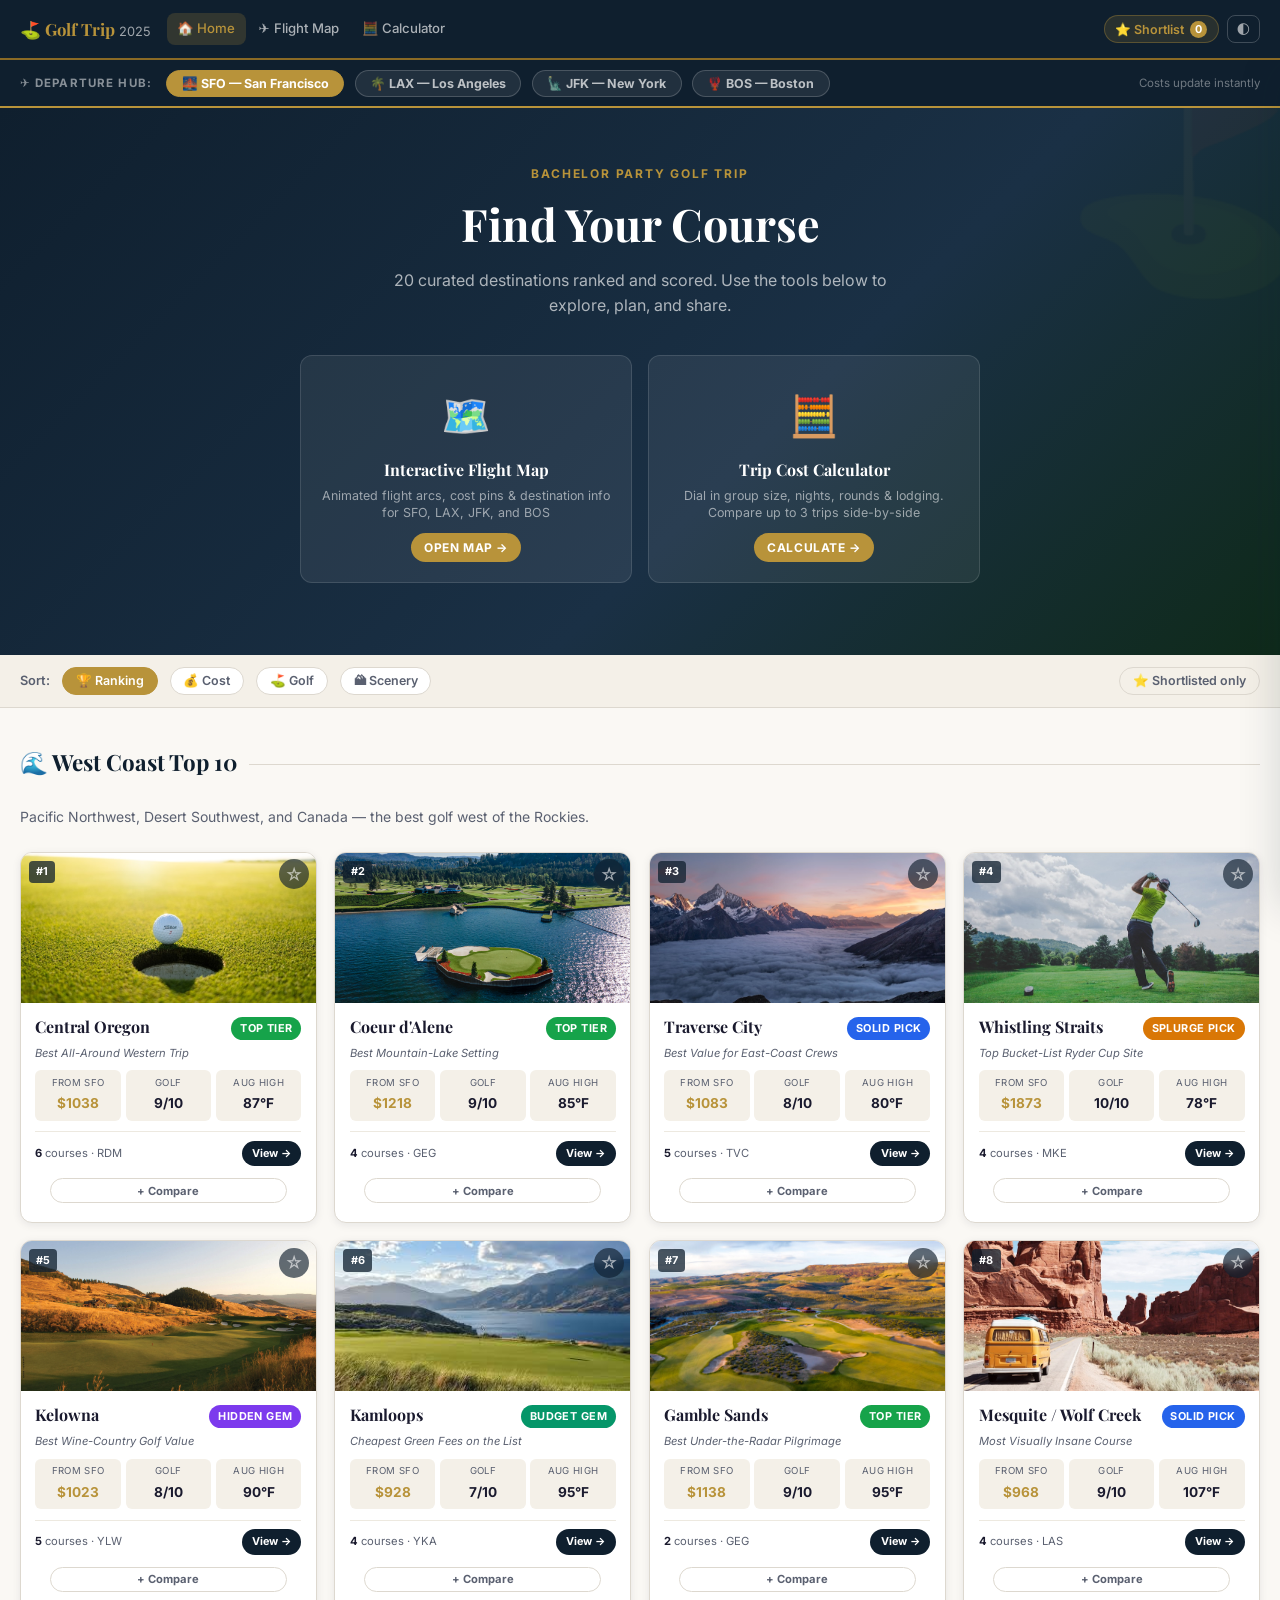
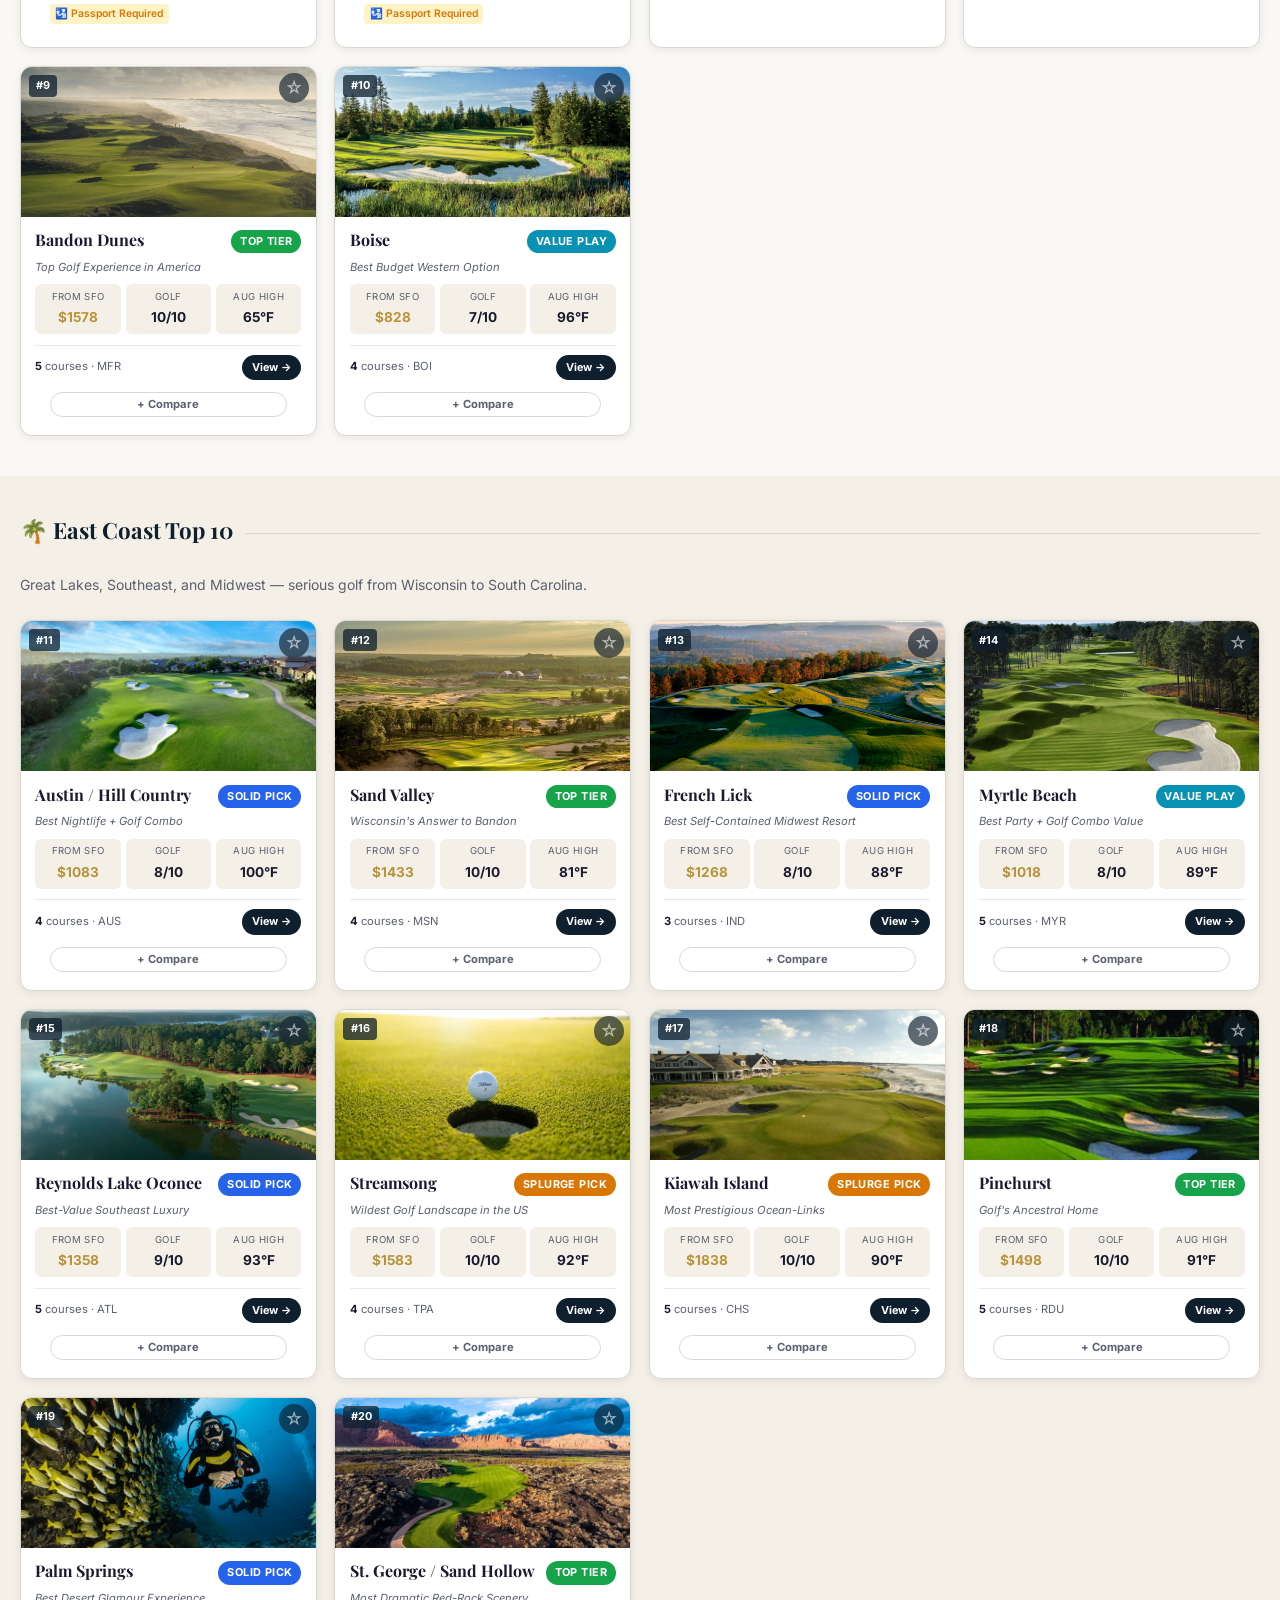
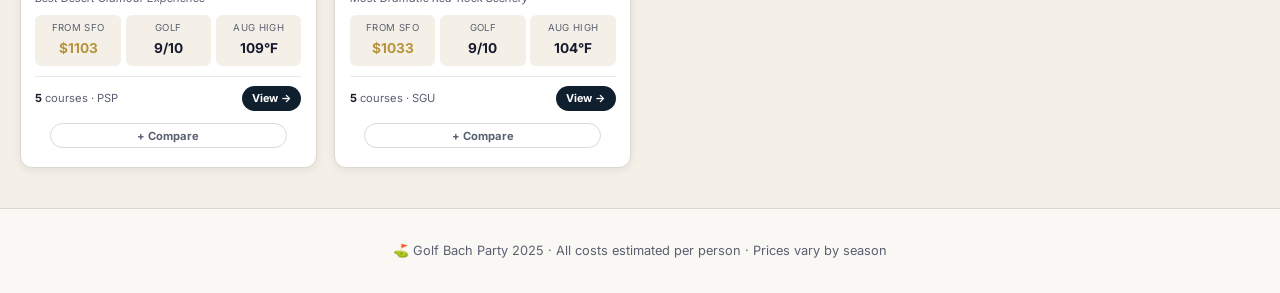
<file: index.html>
<!DOCTYPE html>
<html lang="en" data-theme="light">
<head>
<meta charset="UTF-8">
<meta name="viewport" content="width=device-width,initial-scale=1">
<title>Golf Bach Party — Destination HQ</title>
<link rel="stylesheet" href="style-shared.css">
<script src="data.js"></script>
<style>
/* ── Page-specific ───────────────────────────────────────────── */
.hero{
  background:linear-gradient(135deg,#0f1f2e 0%,#1a3045 60%,#0f2a1a 100%);
  padding:3.5rem 1.5rem 3rem;
  text-align:center;position:relative;overflow:hidden;
}
.hero::before{
  content:'⛳';font-size:12rem;opacity:.04;
  position:absolute;right:-1.5rem;top:-1rem;line-height:1;
}
.hero-eyebrow{
  font-size:.75rem;font-weight:700;letter-spacing:.15em;
  text-transform:uppercase;color:var(--gold);margin-bottom:.75rem;
}
.hero h1{color:#fff;margin-bottom:1rem;}
.hero-sub{color:rgba(255,255,255,.65);font-size:1rem;max-width:500px;margin:0 auto 2.25rem;}

/* Feature cards */
.feature-cards{
  display:grid;grid-template-columns:1fr 1fr;gap:1rem;
  max-width:680px;margin:0 auto 1.5rem;
}
@media(max-width:520px){.feature-cards{grid-template-columns:1fr;max-width:340px;}}
.feature-card{
  position:relative;border-radius:var(--radius);overflow:hidden;
  background:rgba(255,255,255,.07);
  border:1px solid rgba(255,255,255,.12);
  text-decoration:none;transition:all .25s ease;
  display:flex;flex-direction:column;align-items:center;
  padding:1.75rem 1.25rem 1.25rem;text-align:center;
  min-height:140px;
}
.feature-card:hover{
  transform:translateY(-3px);
  background:rgba(184,147,58,.15);
  border-color:rgba(184,147,58,.5);
}
.feature-icon{font-size:2.5rem;margin-bottom:.6rem;display:block;}
.feature-title{color:#fff;font-family:'Playfair Display',serif;font-size:1rem;font-weight:700;margin-bottom:.25rem;}
.feature-desc{color:rgba(255,255,255,.55);font-size:.78rem;line-height:1.4;margin-bottom:.7rem;}
.feature-cta{
  background:var(--gold);color:#fff;
  font-size:.75rem;font-weight:700;
  padding:.3rem .8rem;border-radius:20px;
  text-transform:uppercase;letter-spacing:.05em;
  transition:background .2s;
}
.feature-card:hover .feature-cta{background:var(--gold-light);}

/* Sort bar */
.controls-bar{
  background:var(--cream2);
  border-bottom:1px solid var(--border);
  padding:.75rem 1.25rem;
  display:flex;align-items:center;
  gap:.75rem;flex-wrap:wrap;
}
.sort-label{font-size:.8rem;font-weight:600;color:var(--text-muted);white-space:nowrap;}
.sort-btn{
  background:var(--white);border:1px solid var(--border);
  color:var(--text-muted);font-size:.78rem;font-weight:600;
  padding:.35rem .8rem;border-radius:20px;
  transition:all var(--transition);
}
.sort-btn:hover{border-color:var(--gold);color:var(--gold);}
.sort-btn.active{background:var(--gold);border-color:var(--gold);color:#fff;}

.shortlist-filter-btn{
  margin-left:auto;
  background:transparent;border:1px solid var(--border);
  color:var(--text-muted);font-size:.78rem;font-weight:600;
  padding:.35rem .8rem;border-radius:20px;
  transition:all var(--transition);display:flex;align-items:center;gap:.35rem;
}
.shortlist-filter-btn:hover{border-color:var(--gold);color:var(--gold);}
.shortlist-filter-btn.active{background:var(--navy);border-color:var(--navy);color:#fff;}

/* Compare bar */
.compare-bar{
  position:fixed;bottom:1rem;left:50%;transform:translateX(-50%);
  background:var(--navy);color:#fff;
  padding:.65rem 1.25rem;border-radius:40px;
  box-shadow:var(--shadow-lg);
  display:flex;align-items:center;gap:1rem;
  font-size:.85rem;z-index:500;
  opacity:0;pointer-events:none;
  transition:opacity .25s ease,transform .25s ease;
}
.compare-bar.visible{opacity:1;pointer-events:auto;}
.compare-bar strong{color:var(--gold);}
.compare-bar a{
  background:var(--gold);color:#fff;
  font-weight:700;font-size:.8rem;
  padding:.4rem .9rem;border-radius:20px;
  text-decoration:none;
}
.compare-bar a:hover{background:var(--gold-light);}

/* Section */
.section{padding:2.5rem 1.25rem;}
.section-title{
  font-size:1.4rem;color:var(--navy);margin-bottom:.35rem;
}
[data-theme="dark"] .section-title{color:var(--cream);}
.section-sub{font-size:.875rem;color:var(--text-muted);margin-bottom:1.5rem;}
.section-divider{
  display:flex;align-items:center;gap:.75rem;margin-bottom:1.5rem;
}
.section-divider::after{content:'';flex:1;height:1px;background:var(--border);}

/* Destination grid */
.dest-grid{
  display:grid;
  grid-template-columns:repeat(auto-fill,minmax(280px,1fr));
  gap:1.1rem;
}

/* Destination card */
.dest-card{
  background:var(--white);
  border:1px solid var(--border);
  border-radius:var(--radius);
  overflow:hidden;
  box-shadow:var(--shadow-sm);
  transition:transform .2s ease,box-shadow .2s ease;
  position:relative;
}
.dest-card:hover{transform:translateY(-3px);box-shadow:var(--shadow-md);}
.dest-card.shortlisted{border-color:var(--gold);box-shadow:0 0 0 2px rgba(184,147,58,.3);}
.dest-card.hidden{display:none;}

.card-img-wrap{position:relative;}
.card-img{width:100%;height:150px;object-fit:cover;display:block;}
.card-rank{
  position:absolute;top:.5rem;left:.5rem;
  background:rgba(15,31,46,.75);color:#fff;
  font-size:.68rem;font-weight:700;
  padding:.15rem .45rem;border-radius:4px;
  font-family:Inter,sans-serif;
}
.card-shortlist-btn{
  position:absolute;top:.4rem;right:.4rem;
  background:rgba(15,31,46,.65);
  border:none;
  color:rgba(255,255,255,.6);
  font-size:1.1rem;line-height:1;
  width:30px;height:30px;
  border-radius:50%;display:flex;align-items:center;justify-content:center;
  transition:all .2s ease;
  backdrop-filter:blur(4px);
}
.card-shortlist-btn:hover{background:rgba(15,31,46,.9);color:var(--gold);}
.card-shortlist-btn.on{color:var(--gold);background:rgba(15,31,46,.85);}

.card-body{padding:.85rem .9rem;}
.card-header{display:flex;align-items:flex-start;justify-content:space-between;gap:.5rem;margin-bottom:.4rem;}
.card-name{font-family:'Playfair Display',serif;font-size:1rem;font-weight:700;color:var(--text);line-height:1.2;}
.card-best-for{
  font-size:.7rem;color:var(--text-muted);font-style:italic;
  margin-bottom:.6rem;line-height:1.3;
}
.card-stats{
  display:grid;grid-template-columns:1fr 1fr 1fr;
  gap:.3rem;margin-bottom:.65rem;
}
.stat-chip{
  background:var(--cream2);border-radius:6px;
  padding:.3rem .4rem;text-align:center;
}
.stat-chip .label{font-size:.6rem;color:var(--text-muted);text-transform:uppercase;letter-spacing:.04em;display:block;}
.stat-chip .val{font-size:.85rem;font-weight:700;color:var(--text);}
.stat-chip .val.gold{color:var(--gold);}

.card-footer{
  border-top:1px solid var(--border-light);
  padding-top:.55rem;
  display:flex;align-items:center;justify-content:space-between;
}
.card-courses{font-size:.7rem;color:var(--text-muted);}
.card-courses strong{color:var(--text);}

/* Passport note */
.passport-badge{
  display:inline-flex;align-items:center;gap:.2rem;
  font-size:.65rem;font-weight:600;color:#d97706;
  background:#fef3c7;padding:.1rem .35rem;border-radius:4px;
  margin-top:.4rem;
}

/* ── Hub Toggle Bar ──────────────────────────────────────── */
.hub-bar{
  background:var(--navy);
  padding:.6rem 1.25rem;
  display:flex;align-items:center;gap:.65rem;flex-wrap:wrap;
  border-bottom:2px solid var(--gold);
}
.hub-bar-label{
  font-size:.72rem;font-weight:700;color:rgba(255,255,255,.5);
  text-transform:uppercase;letter-spacing:.1em;margin-right:.25rem;white-space:nowrap;
}
.hub-btn{
  background:rgba(255,255,255,.08);
  border:1px solid rgba(255,255,255,.18);
  color:rgba(255,255,255,.7);
  font-size:.78rem;font-weight:700;
  padding:.32rem .9rem;border-radius:20px;
  transition:all .2s ease;white-space:nowrap;
}
.hub-btn:hover{background:rgba(184,147,58,.25);border-color:rgba(184,147,58,.6);color:#fff;}
.hub-btn.active{background:var(--gold);border-color:var(--gold);color:#fff;}
/* Make cards clickable */
.dest-card{cursor:pointer;}
.card-detail-btn{
  display:inline-block;
  background:var(--navy);color:#fff;
  font-size:.68rem;font-weight:700;
  padding:.25rem .65rem;border-radius:20px;
  text-decoration:none;
  transition:background .15s ease;
  white-space:nowrap;
}
[data-theme="dark"] .card-detail-btn{background:rgba(255,255,255,.12);}
.card-detail-btn:hover{background:var(--gold);}


/* ── Compare selection ───────────────────────────────────── */
.dest-card.compare-selected{
  border:2px solid #22c55e !important;
  box-shadow:0 0 0 3px rgba(34,197,94,.25) !important;
  transform:translateY(-2px);
}
.dest-card:hover{
  border-color:var(--gold) !important;
  box-shadow:0 0 0 2px rgba(184,147,58,.3), var(--shadow-md) !important;
}
.card-compare-btn{
  display:block;width:100%;margin-top:.45rem;
  background:transparent;
  border:1px solid var(--border);
  color:var(--text-muted);
  font-size:.7rem;font-weight:700;
  padding:.28rem .5rem;border-radius:20px;
  transition:all .2s ease;
  text-align:center;
}
.card-compare-btn:hover{border-color:#22c55e;color:#16a34a;background:rgba(34,197,94,.07);}
.card-compare-btn.selected{background:#22c55e;border-color:#22c55e;color:#fff;}

/* ── Comparison Modal ────────────────────────────────────── */
.compare-modal-overlay{
  position:fixed;inset:0;z-index:900;
  background:rgba(10,20,30,.8);backdrop-filter:blur(4px);
  display:flex;align-items:center;justify-content:center;
  opacity:0;pointer-events:none;
  transition:opacity .3s ease;
  padding:1rem;
}
.compare-modal-overlay.open{opacity:1;pointer-events:auto;}
.compare-modal{
  background:var(--white);
  border-radius:var(--radius);
  box-shadow:var(--shadow-lg);
  max-width:1100px;width:100%;
  max-height:90vh;overflow:auto;
  transform:translateY(20px);
  transition:transform .3s ease;
}
.compare-modal-overlay.open .compare-modal{transform:translateY(0);}
.compare-modal-header{
  background:var(--navy);color:#fff;
  padding:1rem 1.25rem;
  display:flex;align-items:center;justify-content:space-between;
  border-radius:var(--radius) var(--radius) 0 0;
  position:sticky;top:0;z-index:10;
}
.compare-modal-title{font-family:'Playfair Display',serif;font-size:1.1rem;color:#fff;}
.compare-modal-close{
  background:rgba(255,255,255,.1);border:none;color:#fff;
  font-size:1.1rem;width:32px;height:32px;border-radius:50%;
  display:flex;align-items:center;justify-content:center;
  transition:background .2s;
}
.compare-modal-close:hover{background:rgba(255,255,255,.25);}

/* Comparison table */
.compare-table-wrap{overflow-x:auto;padding:1rem;}
.compare-table{
  width:100%;border-collapse:collapse;min-width:500px;
}
.compare-table th{
  background:var(--navy);color:#fff;
  padding:.7rem .9rem;font-size:.78rem;
  text-align:center;border-right:1px solid rgba(255,255,255,.1);
}
.compare-table th:first-child{text-align:left;min-width:140px;background:rgba(15,31,46,.9);}
.compare-table th.header-cell{
  padding:0 !important;
  vertical-align:top;
}
.compare-header-img{
  width:100%;height:100px;object-fit:cover;display:block;
}
.compare-header-info{
  padding:.5rem .7rem .6rem;
}
.compare-header-name{
  font-family:'Playfair Display',serif;
  font-size:.92rem;font-weight:700;color:#fff;
  display:block;margin-bottom:.2rem;
}
.compare-header-badge{
  font-size:.65rem;font-weight:700;
  padding:.1rem .4rem;border-radius:10px;
}
.compare-table td{
  padding:.6rem .9rem;text-align:center;
  border-right:1px solid var(--border);
  border-bottom:1px solid var(--border);
  font-size:.85rem;color:var(--text);
  vertical-align:middle;
}
.compare-table td:first-child{
  text-align:left;font-weight:600;
  color:var(--text-muted);font-size:.78rem;
  background:var(--cream2);
  text-transform:uppercase;letter-spacing:.05em;
}
.compare-table tr:last-child td{border-bottom:none;}
.compare-val-best{color:#16a34a;font-weight:800;}
.compare-val-worst{color:#dc2626;font-weight:600;}
.compare-val-gold{color:var(--gold);font-weight:800;}

/* Course selector chips */
.course-chips{
  display:flex;flex-wrap:wrap;gap:.35rem;
  padding:.5rem .9rem;
}
.course-chip{
  background:var(--cream2);border:1px solid var(--border);
  color:var(--text-muted);font-size:.68rem;font-weight:600;
  padding:.2rem .6rem;border-radius:20px;
  transition:all .2s;cursor:pointer;
}
.course-chip:hover{border-color:var(--gold);color:var(--gold);}
.course-chip.selected{background:var(--gold);border-color:var(--gold);color:#fff;}

/* Compare CTA row */
.compare-cta-row{
  padding:.85rem 1.25rem;
  display:flex;align-items:center;gap:.75rem;flex-wrap:wrap;
  border-top:1px solid var(--border);
  background:var(--cream2);
  border-radius:0 0 var(--radius) var(--radius);
}
.compare-calc-btn{
  background:var(--gold);color:#fff;
  font-weight:700;font-size:.85rem;
  padding:.6rem 1.25rem;border-radius:20px;
  text-decoration:none;transition:background .2s;
}
.compare-calc-btn:hover{background:var(--gold-light);}
.compare-reset-btn{
  background:transparent;border:1px solid var(--border);
  color:var(--text-muted);font-size:.82rem;font-weight:600;
  padding:.6rem 1rem;border-radius:20px;
  transition:all .2s;
}
.compare-reset-btn:hover{border-color:#dc2626;color:#dc2626;}

/* Compare trigger bar */
.compare-trigger-bar{
  position:fixed;bottom:1rem;left:50%;transform:translateX(-50%);
  background:var(--navy);color:#fff;
  padding:.7rem 1.4rem;border-radius:40px;
  box-shadow:var(--shadow-lg);
  display:flex;align-items:center;gap:1rem;
  font-size:.85rem;z-index:500;
  opacity:0;pointer-events:none;
  transition:opacity .25s ease;
}
.compare-trigger-bar.visible{opacity:1;pointer-events:auto;}
.compare-trigger-bar strong{color:#22c55e;}
.compare-trigger-btn{
  background:#22c55e;color:#fff;
  font-weight:700;font-size:.8rem;
  padding:.4rem .9rem;border-radius:20px;
  border:none;transition:background .2s;cursor:pointer;
}
.compare-trigger-btn:hover{background:#16a34a;}

[data-theme="dark"] .compare-modal{background:var(--card-dark);}
[data-theme="dark"] .compare-table td:first-child{background:rgba(255,255,255,.05);}

</style>
</head>
<body>

<!-- ── Navigation ─────────────────────────────────────────── -->
<nav class="site-nav">
  <a href="index.html" class="nav-brand">⛳ Golf Trip <span>2025</span></a>
  <div class="nav-links">
    <a href="index.html" class="nav-link active">🏠 <span class="nav-link-label">Home</span></a>
    <a href="explorer.html" class="nav-link">✈️ <span class="nav-link-label">Flight Map</span></a>
    <a href="calculator.html" class="nav-link">🧮 <span class="nav-link-label">Calculator</span></a>
  </div>
  <div class="nav-right">
    <button class="nav-shortlist-btn" onclick="toggleDrawer()">
      ⭐ Shortlist <span class="nav-shortlist-count" id="navCount">0</span>
    </button>
    <button class="theme-toggle" onclick="toggleTheme()" title="Toggle dark/light mode">🌓</button>
  </div>
</nav>

<!-- ── Hub Toggle Bar ─────────────────────────────────────── -->
<div class="hub-bar">
  <span class="hub-bar-label">✈ Departure Hub:</span>
  <button class="hub-btn active" id="hub-SFO" onclick="setHub('SFO',this)">🌉 SFO — San Francisco</button>
  <button class="hub-btn" id="hub-LAX" onclick="setHub('LAX',this)">🌴 LAX — Los Angeles</button>
  <button class="hub-btn" id="hub-JFK" onclick="setHub('JFK',this)">🗽 JFK — New York</button>
  <button class="hub-btn" id="hub-BOS" onclick="setHub('BOS',this)">🦞 BOS — Boston</button>
  <span style="margin-left:auto;font-size:.72rem;color:rgba(255,255,255,.4);">Costs update instantly</span>
</div>

<!-- ── Shortlist Drawer ───────────────────────────────────── -->
<div class="shortlist-drawer" id="shortlistDrawer">
  <div class="drawer-header">
    <h3>⭐ My Shortlist</h3>
    <button class="drawer-close" onclick="toggleDrawer()">✕</button>
  </div>
  <div class="drawer-body" id="drawerBody">
    <p class="drawer-empty">No destinations shortlisted yet.<br>Click ⭐ on any card to add.</p>
  </div>
  <div class="drawer-footer">
    <a href="calculator.html" class="btn-calc" id="drawerCalcBtn">🧮 Open in Calculator</a>
    <button class="btn-share" onclick="shareShortlist()">🔗 Copy Share Link</button>
  </div>
</div>

<!-- ── Hero ──────────────────────────────────────────────── -->
<section class="hero">
  <div class="hero-eyebrow">Bachelor Party Golf Trip</div>
  <h1>Find Your Course</h1>
  <p class="hero-sub">20 curated destinations ranked and scored. Use the tools below to explore, plan, and share.</p>

  <div class="feature-cards">
    <a href="explorer.html" class="feature-card">
      <span class="feature-icon">🗺️</span>
      <div class="feature-title">Interactive Flight Map</div>
      <div class="feature-desc">Animated flight arcs, cost pins & destination info for SFO, LAX, JFK, and BOS</div>
      <span class="feature-cta">Open Map →</span>
    </a>
    <a href="calculator.html" class="feature-card">
      <span class="feature-icon">🧮</span>
      <div class="feature-title">Trip Cost Calculator</div>
      <div class="feature-desc">Dial in group size, nights, rounds & lodging. Compare up to 3 trips side-by-side</div>
      <span class="feature-cta">Calculate →</span>
    </a>
  </div>
</section>

<!-- ── Sort / Filter Bar ──────────────────────────────────── -->
<div class="controls-bar">
  <span class="sort-label">Sort:</span>
  <button class="sort-btn active" data-sort="rank" onclick="setSort('rank',this)">🏆 Ranking</button>
  <button class="sort-btn" data-sort="cost" onclick="setSort('cost',this)">💰 Cost</button>
  <button class="sort-btn" data-sort="golf" onclick="setSort('golf',this)">⛳ Golf</button>
  <button class="sort-btn" data-sort="scenery" onclick="setSort('scenery',this)">🏔 Scenery</button>
  <button class="shortlist-filter-btn" id="shortlistFilterBtn" onclick="toggleShortlistFilter()">⭐ Shortlisted only</button>
</div>

<!-- ── Destination Sections ───────────────────────────────── -->
<main>
  <section class="section">
    <div class="section-divider">
      <h2 class="section-title">🌊 West Coast Top 10</h2>
    </div>
    <p class="section-sub">Pacific Northwest, Desert Southwest, and Canada — the best golf west of the Rockies.</p>
    <div class="dest-grid" id="westGrid"></div>
  </section>

  <section class="section" style="background:var(--cream2);padding-top:2.5rem;padding-bottom:2.5rem;">
    <div class="section-divider">
      <h2 class="section-title">🌴 East Coast Top 10</h2>
    </div>
    <p class="section-sub">Great Lakes, Southeast, and Midwest — serious golf from Wisconsin to South Carolina.</p>
    <div class="dest-grid" id="eastGrid"></div>
  </section>
</main>

<!-- ── Compare Trigger Bar ────────────────────────────────── -->
<div class="compare-trigger-bar" id="compareBar">
  <span>🟢 <strong id="compareCount">0</strong> selected for compare</span>
  <button class="compare-trigger-btn" onclick="openCompareModal()">View Comparison →</button>
</div>

<!-- ── Footer ────────────────────────────────────────────── -->
<footer style="text-align:center;padding:2rem 1rem;color:var(--text-muted);font-size:.8rem;border-top:1px solid var(--border);">
  ⛳ Golf Bach Party 2025 · All costs estimated per person · Prices vary by season
</footer>

<script>
// ─────────────────────────────────────────────────────────────
//  STATE & HELPERS
// ─────────────────────────────────────────────────────────────
var DESTS = window.DESTINATIONS;
var currentSort = 'rank';
var shortlistOnly = false;
var compareList = [];          // must be declared before renderCard

var BEST_FOR = {
  'central-oregon':       'Best All-Around Western Trip',
  'bandon-dunes':         'Top Golf Experience in America',
  'coeur-dalene':         'Best Mountain-Lake Setting',
  'gamble-sands':         'Best Under-the-Radar Pilgrimage',
  'st-george':            'Most Dramatic Red-Rock Scenery',
  'kelowna':              'Best Wine-Country Golf Value',
  'mesquite':             'Most Visually Insane Course',
  'palm-springs':         'Best Desert Glamour Experience',
  'boise':                'Best Budget Western Option',
  'kamloops':             'Cheapest Green Fees on the List',
  'traverse-city':        'Best Value for East-Coast Crews',
  'whistling-straits':    'Top Bucket-List Ryder Cup Site',
  'sand-valley':          'Wisconsin\'s Answer to Bandon',
  'kiawah-island':        'Most Prestigious Ocean-Links',
  'streamsong':           'Wildest Golf Landscape in the US',
  'pinehurst':            'Golf\'s Ancestral Home',
  'reynolds-lake-oconee': 'Best-Value Southeast Luxury',
  'myrtle-beach':         'Best Party + Golf Combo Value',
  'french-lick':          'Best Self-Contained Midwest Resort',
  'austin':               'Best Nightlife + Golf Combo'
};

// ─────────────────────────────────────────────────────────────
//  SHORTLIST (localStorage)
// ─────────────────────────────────────────────────────────────
function loadShortlist() {
  try { return JSON.parse(localStorage.getItem('golf-shortlist') || '[]'); }
  catch(e) { return []; }
}
function saveShortlist(ids) {
  try { localStorage.setItem('golf-shortlist', JSON.stringify(ids)); } catch(e){}
}
function isShortlisted(id) { return loadShortlist().indexOf(id) !== -1; }
function toggleShortlist(id) {
  var sl = loadShortlist();
  var idx = sl.indexOf(id);
  if (idx === -1) sl.push(id); else sl.splice(idx,1);
  saveShortlist(sl);
  updateAllShortlistUI();
}

function updateAllShortlistUI() {
  var sl = loadShortlist();
  var count = sl.length;
  // nav count
  document.getElementById('navCount').textContent = count;
  // card buttons & borders
  DESTS.forEach(function(d) {
    var btn = document.getElementById('sl-'+d.id);
    var card = document.getElementById('card-'+d.id);
    if (!btn || !card) return;
    var on = sl.indexOf(d.id) !== -1;
    btn.textContent = on ? '★' : '☆';
    btn.className = 'card-shortlist-btn' + (on ? ' on' : '');
    card.className = 'dest-card' + (on ? ' shortlisted' : '') + (shouldHide(d,sl) ? ' hidden' : '');
  });
  // compare bar
  var bar = document.getElementById('compareBar');
  document.getElementById('compareCount').textContent = count;
  if (count >= 2) { bar.classList.add('visible'); }
  else { bar.classList.remove('visible'); }
  // drawer
  renderDrawer(sl);
}

function shouldHide(d, sl) {
  if (!shortlistOnly) return false;
  return sl.indexOf(d.id) === -1;
}

// ─────────────────────────────────────────────────────────────
//  VERDICT BADGE CLASS
// ─────────────────────────────────────────────────────────────
function badgeClass(verdict) {
  if (verdict === 'Top Tier')    return 'badge badge-top';
  if (verdict === 'Splurge Pick') return 'badge badge-splurge';
  if (verdict === 'Solid Pick')  return 'badge badge-solid';
  if (verdict === 'Budget Gem')  return 'badge badge-budget';
  if (verdict === 'Hidden Gem')  return 'badge badge-hidden';
  return 'badge badge-value';
}

// ─────────────────────────────────────────────────────────────
//  CARD RENDERING
// ─────────────────────────────────────────────────────────────
var currentHub = 'SFO';
function costFrom(d) {
  return window.getTotal(d, {hub:currentHub, nights:4, rounds:3, groupSize:8, lodgingTier:'mid'});
}

function renderCard(d, rank) {
  var cost = costFrom(d);
  var sl = loadShortlist();
  var on = sl.indexOf(d.id) !== -1;
  var hidden = shouldHide(d, sl);
  return '<div class="dest-card'+(on?' shortlisted':'')+(hidden?' hidden':'')+'" id="card-'+d.id+'" data-destid="'+d.id+'">' +
    '<div class="card-img-wrap">' +
      '<img class="card-img" src="'+d.photo+'" alt="'+d.name+'" loading="lazy">' +
      '<span class="card-rank">#'+rank+'</span>' +
      '<button class="card-shortlist-btn'+(on?' on':'')+'" id="sl-'+d.id+'" onclick="toggleShortlist(\''+d.id+'\')" title="Shortlist">'+(on?'★':'☆')+'</button>' +
    '</div>' +
    '<div class="card-body">' +
      '<div class="card-header">' +
        '<span class="card-name">'+d.name+'</span>' +
        '<span class="'+badgeClass(d.verdict)+'">'+d.verdict+'</span>' +
      '</div>' +
      '<div class="card-best-for">'+( BEST_FOR[d.id] || d.vibe )+'</div>' +
      '<div class="card-stats">' +
        '<div class="stat-chip"><span class="label">From '+currentHub+'</span><span class="val gold">$'+cost+'</span></div>' +
        '<div class="stat-chip"><span class="label">Golf</span><span class="val">'+d.golf+'/10</span></div>' +
        '<div class="stat-chip"><span class="label">Aug High</span><span class="val">'+d.augHigh+'°F</span></div>' +
      '</div>' +
      '<div class="card-footer">' +
        '<div class="card-courses"><strong>'+d.courses.length+'</strong> courses · '+d.airport+'</div>' +
        '<a class="card-detail-btn" href="destination.html?id='+d.id+'" onclick="event.stopPropagation()">View →</a>' +
      '</div>' +
      '<div style="padding:.3rem .9rem;">' +
        '<button class="card-compare-btn'+(isInCompare(d.id)?' selected':'')+'" id="cmp-'+d.id+'" onclick="toggleCompare(\''+d.id+'\',event)">'+(isInCompare(d.id)?'✓ In Comparison':'+ Compare')+'</button>' +
      '</div>' +
      (d.passport ? '<div style="padding:.1rem .9rem .55rem"><span class="passport-badge">🛂 Passport Required</span></div>' : '') +
    '</div>' +
  '</div>';
}

// ─────────────────────────────────────────────────────────────
//  HUB TOGGLE
// ─────────────────────────────────────────────────────────────
function setHub(hub, btn) {
  currentHub = hub;
  document.querySelectorAll('.hub-btn').forEach(function(b){ b.classList.remove('active'); });
  btn.classList.add('active');
  renderGrids();
  updateAllShortlistUI();
}

// ─────────────────────────────────────────────────────────────
//  SORT
// ─────────────────────────────────────────────────────────────
function setSort(type, btn) {
  currentSort = type;
  document.querySelectorAll('.sort-btn').forEach(function(b){ b.classList.remove('active'); });
  btn.classList.add('active');
  renderGrids();
}

function sortedDests(dests) {
  var copy = dests.slice();
  if (currentSort === 'cost') {
    copy.sort(function(a,b){ return costFrom(a)-costFrom(b); });
  } else if (currentSort === 'golf') {
    copy.sort(function(a,b){ return b.golf-a.golf; });
  } else if (currentSort === 'scenery') {
    copy.sort(function(a,b){ return b.drama-a.drama; });
  }
  // rank: keep original order (destinations are already ranked in data.js)
  return copy;
}

// ─────────────────────────────────────────────────────────────
//  RENDER GRIDS
// ─────────────────────────────────────────────────────────────
function renderGrids() {
  if (!DESTS || DESTS.length === 0) {
    console.error('DESTINATIONS data not loaded. Check data.js path.');
    document.getElementById('westGrid').innerHTML = '<p style="color:red;padding:1rem">⚠️ Error: data.js not loaded. Make sure all files are in the same folder.</p>';
    return;
  }
  var west  = DESTS.slice(0,10);  // indices 0-9  = West
  var east  = DESTS.slice(10,20); // indices 10-19 = East

  var westSorted = sortedDests(west);
  var eastSorted = sortedDests(east);

  var wg = document.getElementById('westGrid');
  var eg = document.getElementById('eastGrid');

  wg.innerHTML = westSorted.map(function(d,i){
    var origIdx = DESTS.indexOf(d);
    return renderCard(d, origIdx+1);
  }).join('');

  eg.innerHTML = eastSorted.map(function(d,i){
    var origIdx = DESTS.indexOf(d);
    return renderCard(d, origIdx+1);
  }).join('');
}

// ─────────────────────────────────────────────────────────────
//  SHORTLIST FILTER TOGGLE
// ─────────────────────────────────────────────────────────────
function toggleShortlistFilter() {
  shortlistOnly = !shortlistOnly;
  var btn = document.getElementById('shortlistFilterBtn');
  btn.classList.toggle('active', shortlistOnly);
  updateAllShortlistUI();
}

// ─────────────────────────────────────────────────────────────
//  DRAWER
// ─────────────────────────────────────────────────────────────
var drawerOpen = false;
function toggleDrawer() {
  drawerOpen = !drawerOpen;
  document.getElementById('shortlistDrawer').classList.toggle('open', drawerOpen);
}

function renderDrawer(sl) {
  var body = document.getElementById('drawerBody');
  if (!sl || sl.length === 0) {
    body.innerHTML = '<p class="drawer-empty">No destinations shortlisted yet.<br>Click ⭐ on any card to add.</p>';
    return;
  }
  var html = '';
  sl.forEach(function(id) {
    var d = DESTS.find(function(x){ return x.id === id; });
    if (!d) return;
    var cost = costFrom(d);
    html += '<div class="drawer-item">' +
      '<img src="'+d.photo+'" alt="'+d.name+'">' +
      '<div class="drawer-item-info">' +
        '<div class="drawer-item-name">'+d.name+'</div>' +
        '<div class="drawer-item-cost">~$'+cost+'/person from '+currentHub+'</div>' +
      '</div>' +
      '<button class="drawer-item-remove" onclick="toggleShortlist(\''+d.id+'\')" title="Remove">✕</button>' +
    '</div>';
  });
  body.innerHTML = html;

  // Build calculator URL with shortlist
  var calcUrl = 'calculator.html#sl=' + sl.join(',');
  var calcBtn = document.getElementById('drawerCalcBtn');
  if (calcBtn) calcBtn.href = calcUrl;
}

// ─────────────────────────────────────────────────────────────
//  SHARE SHORTLIST
// ─────────────────────────────────────────────────────────────
function shareShortlist() {
  var sl = loadShortlist();
  var url = window.location.href.split('#')[0] + '#sl=' + sl.join(',');
  if (navigator.clipboard) {
    navigator.clipboard.writeText(url).then(function(){
      alert('Link copied! Share it with Cal 🎉');
    });
  } else {
    prompt('Copy this link:', url);
  }
}

// ─────────────────────────────────────────────────────────────
//  LOAD SHORTLIST FROM URL HASH
// ─────────────────────────────────────────────────────────────
function loadHashShortlist() {
  var hash = window.location.hash;
  if (hash && hash.indexOf('sl=') !== -1) {
    var ids = hash.replace('#sl=','').split(',').filter(Boolean);
    if (ids.length > 0) {
      saveShortlist(ids);
    }
  }
}

// ─────────────────────────────────────────────────────────────
//  DARK MODE
// ─────────────────────────────────────────────────────────────
function toggleTheme() {
  var html = document.documentElement;
  var isDark = html.getAttribute('data-theme') === 'dark';
  html.setAttribute('data-theme', isDark ? 'light' : 'dark');
  try { localStorage.setItem('golf-theme', isDark ? 'light' : 'dark'); } catch(e){}
}
function initTheme() {
  try {
    var saved = localStorage.getItem('golf-theme');
    if (saved) document.documentElement.setAttribute('data-theme', saved);
  } catch(e){}
}

// ─────────────────────────────────────────────────────────────
//  INIT
// ─────────────────────────────────────────────────────────────
initTheme();
loadHashShortlist();
renderGrids();
updateAllShortlistUI();

// Export to CSV
function exportCSV() {
  var rows = [['Rank','Name','Region','Verdict','Best For','Cost/Person (SFO)','Golf Score','$/Round','Aug High','Airport','Drive','Courses','Passport']];
  DESTS.forEach(function(d,i) {
    rows.push([
      i+1, d.name, d.region, d.verdict, BEST_FOR[d.id]||d.vibe,
      costFrom(d), d.golf, d.golfPerRound, d.augHigh+'°F',
      d.airport, d.drive, d.courses.join('; '), d.passport?'Yes':'No'
    ]);
  });
  var csv = rows.map(function(r){ return r.map(function(v){ return '"'+String(v).replace(/"/g,'""')+'"'; }).join(','); }).join('\n');
  var blob = new Blob([csv], {type:'text/csv'});
  var a = document.createElement('a');
  a.href = URL.createObjectURL(blob);
  a.download = 'golf-trip-destinations.csv';
  a.click();
}


// ─────────────────────────────────────────────────────────────
//  COMPARE LIST
// ─────────────────────────────────────────────────────────────
function isInCompare(id) { return compareList.indexOf(id) !== -1; }

function toggleCompare(id, e) {
  if (e) e.stopPropagation();
  var idx = compareList.indexOf(id);
  if (idx !== -1) {
    compareList.splice(idx, 1);
  } else {
    if (compareList.length >= 4) {
      alert('You can compare up to 4 destinations at a time. Remove one first.');
      return;
    }
    compareList.push(id);
  }
  // Update button and card border
  var btn = document.getElementById('cmp-'+id);
  var card = document.getElementById('card-'+id);
  if (btn) {
    var inCmp = isInCompare(id);
    btn.textContent = inCmp ? '✓ In Comparison' : '+ Compare';
    btn.className = 'card-compare-btn' + (inCmp ? ' selected' : '');
    if (card) card.classList.toggle('compare-selected', inCmp);
  }
  updateCompareBar();
}

function updateCompareBar() {
  var bar = document.getElementById('compareBar');
  var cnt = document.getElementById('compareCount');
  if (!bar) return;
  cnt.textContent = compareList.length;
  if (compareList.length >= 2) bar.classList.add('visible');
  else bar.classList.remove('visible');
}

function clearCompare() {
  compareList.forEach(function(id) {
    var btn = document.getElementById('cmp-'+id);
    var card = document.getElementById('card-'+id);
    if (btn) { btn.textContent = '+ Compare'; btn.className = 'card-compare-btn'; }
    if (card) card.classList.remove('compare-selected');
  });
  compareList = [];
  updateCompareBar();
  closeCompareModal();
}

function openCompareModal() {
  if (compareList.length < 2) { alert('Select at least 2 destinations to compare.'); return; }
  buildCompareTable();
  document.getElementById('compareModalOverlay').classList.add('open');
  document.body.style.overflow = 'hidden';
}

function closeCompareModal() {
  document.getElementById('compareModalOverlay').classList.remove('open');
  document.body.style.overflow = '';
}

function handleOverlayClick(e) {
  if (e.target === document.getElementById('compareModalOverlay')) closeCompareModal();
}

// Keyboard close
document.addEventListener('keydown', function(e) {
  if (e.key === 'Escape') closeCompareModal();
});

function buildCompareTable() {
  var dests = compareList.map(function(id) {
    return DESTS.find(function(d){ return d.id === id; });
  }).filter(Boolean);

  // Stats to compare
  var rows = [
    { key: '💰 Total Cost/Person',  fn: function(d){ return '$' + costFrom(d); }, numeric: function(d){ return costFrom(d); }, lowerBetter: true },
    { key: '✈ Flight Cost',         fn: function(d){ return '$' + d.flights[currentHub]; }, numeric: function(d){ return d.flights[currentHub]; }, lowerBetter: true },
    { key: '🏨 Lodging/Night',       fn: function(d){ return '$' + d.lodgingTiers.mid; }, numeric: function(d){ return d.lodgingTiers.mid; }, lowerBetter: true },
    { key: '⛳ Golf Score',          fn: function(d){ return d.golf + '/10'; }, numeric: function(d){ return d.golf; }, lowerBetter: false },
    { key: '🏌 Cost per Round',      fn: function(d){ return '$' + d.golfPerRound; }, numeric: function(d){ return d.golfPerRound; }, lowerBetter: true },
    { key: '🌡 Aug High Temp',       fn: function(d){ return d.augHigh + '°F'; }, numeric: function(d){ return d.augHigh; }, lowerBetter: false },
    { key: '🎉 Nightlife',           fn: function(d){ return d.nightlife + '/10'; }, numeric: function(d){ return d.nightlife; }, lowerBetter: false },
    { key: '✈ Airport',             fn: function(d){ return d.airport; }, numeric: null },
    { key: '🚗 Drive from Airport',  fn: function(d){ return d.drive; }, numeric: null },
    { key: '🛂 Passport',            fn: function(d){ return d.passport ? '⚠ Yes' : '✓ No'; }, numeric: null },
    { key: '🏆 Verdict',             fn: function(d){ return d.verdict; }, numeric: null },
  ];

  // Build header row with photos
  var thead = '<thead><tr><th style="background:rgba(15,31,46,.95);">Category</th>';
  dests.forEach(function(d) {
    thead += '<th class="header-cell">' +
      '<img class="compare-header-img" src="' + d.photo + '" alt="' + d.name + '">' +
      '<div class="compare-header-info">' +
        '<span class="compare-header-name">' + d.name + '</span>' +
        '<span class="' + badgeClass(d.verdict) + ' compare-header-badge">' + d.verdict + '</span>' +
      '</div>' +
    '</th>';
  });
  thead += '</tr></thead>';

  // Build data rows
  var tbody = '<tbody>';
  rows.forEach(function(row) {
    tbody += '<tr><td>' + row.key + '</td>';
    var vals = dests.map(function(d){ return row.numeric ? row.numeric(d) : null; });
    var best = null, worst = null;
    if (row.numeric) {
      var numVals = vals.filter(function(v){ return v !== null; });
      if (row.lowerBetter) { best = Math.min.apply(null, numVals); worst = Math.max.apply(null, numVals); }
      else { best = Math.max.apply(null, numVals); worst = Math.min.apply(null, numVals); }
    }
    dests.forEach(function(d, i) {
      var display = row.fn(d);
      var cls = '';
      if (row.numeric && vals[i] !== null) {
        if (vals[i] === best) cls = 'compare-val-best';
        else if (vals[i] === worst) cls = 'compare-val-worst';
      }
      // Special gold for golf and total cost best
      if (cls === 'compare-val-best' && !row.lowerBetter) cls = 'compare-val-gold';
      tbody += '<td class="' + cls + '">' + display + '</td>';
    });
    tbody += '</tr>';
  });

  // Course row
  tbody += '<tr><td style="vertical-align:top;padding:.6rem .9rem;">⛳ Top Courses</td>';
  dests.forEach(function(d) {
    tbody += '<td style="text-align:left;font-size:.75rem;padding:.5rem .8rem;">' +
      d.courses.slice(0,3).map(function(c){ return '• ' + c; }).join('<br>') +
    '</td>';
  });
  tbody += '</tr>';

  tbody += '</tbody>';

  document.getElementById('compareTable').innerHTML = thead + tbody;

  // Update calculator link
  var calcLink = document.getElementById('compareCalcLink');
  if (calcLink) calcLink.href = 'calculator.html#sl=' + compareList.join(',') + '&hub=' + currentHub;
}

// ─────────────────────────────────────────────────────────────
//  CARD CLICK-THROUGH  (event delegation — no inline onclick)
// ─────────────────────────────────────────────────────────────
document.addEventListener('click', function(e) {
  var el = e.target;
  // Walk up to find a card
  while (el && el !== document.body) {
    if (el.getAttribute && el.getAttribute('data-destid')) {
      // Found a card — only navigate if the click wasn't on a button/link
      var t = e.target;
      while (t && t !== el) {
        if (t.tagName === 'BUTTON' || t.tagName === 'A') return;
        t = t.parentElement;
      }
      window.location.href = 'destination.html?id=' + el.getAttribute('data-destid');
      return;
    }
    el = el.parentElement;
  }
});
</script>

<!-- ── Comparison Modal ──────────────────────────────────── -->
<div class="compare-modal-overlay" id="compareModalOverlay" onclick="handleOverlayClick(event)">
  <div class="compare-modal" id="compareModal">
    <div class="compare-modal-header">
      <span class="compare-modal-title">⛳ Side-by-Side Destination Comparison</span>
      <button class="compare-modal-close" onclick="closeCompareModal()">✕</button>
    </div>
    <div class="compare-table-wrap">
      <table class="compare-table" id="compareTable"></table>
    </div>
    <div class="compare-cta-row">
      <a href="calculator.html" class="compare-calc-btn" id="compareCalcLink">🧮 Open Selected in Calculator →</a>
      <button class="compare-reset-btn" onclick="clearCompare()">🗑 Clear Selection</button>
      <span style="margin-left:auto;font-size:.75rem;color:var(--text-muted);">Select 2–4 destinations to compare</span>
    </div>
  </div>
</div>

</body>
</html>
</file>
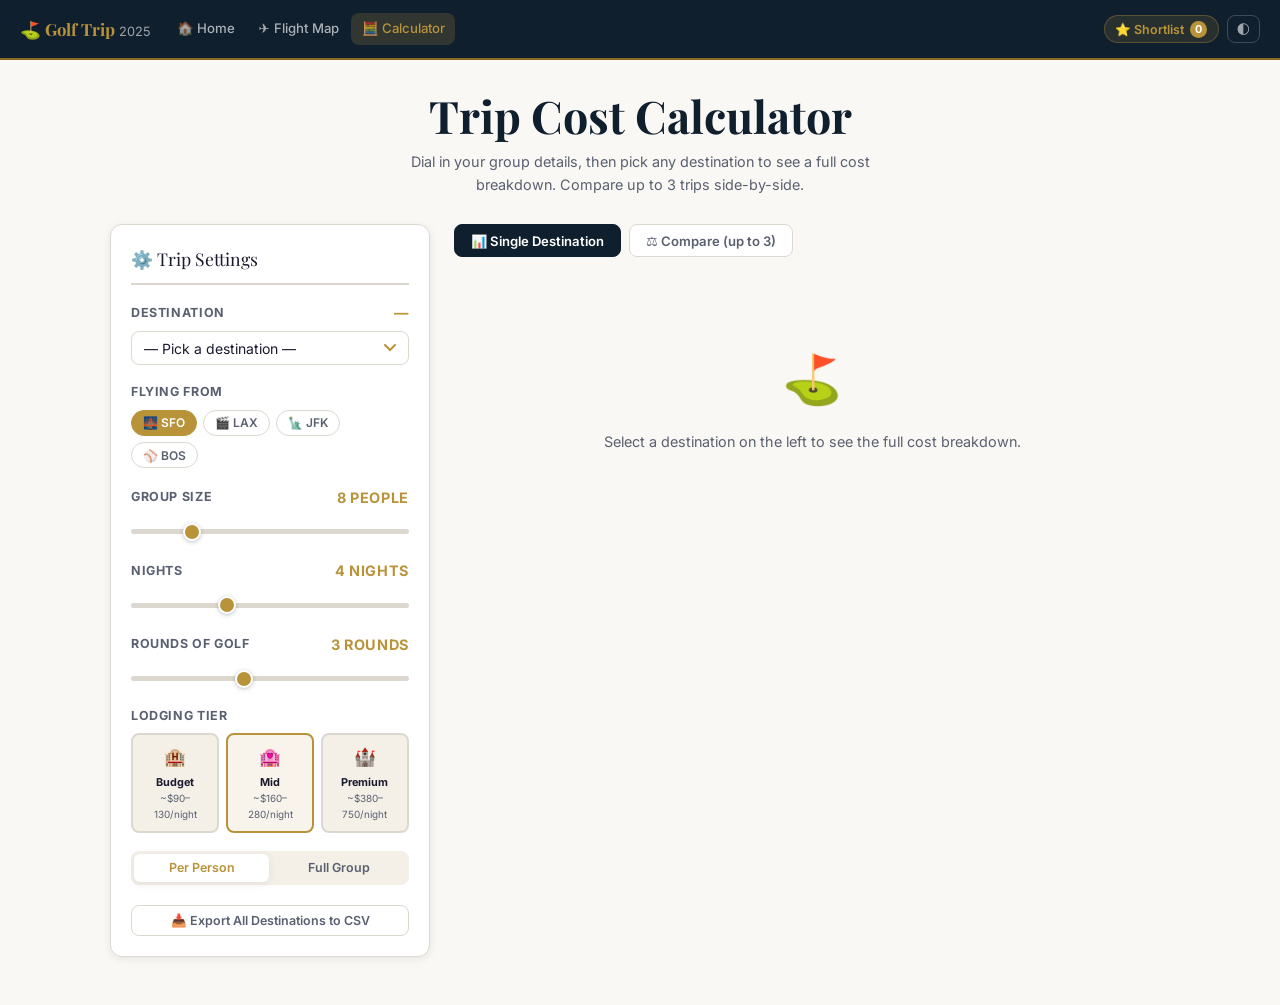
<file: calculator.html>
<!DOCTYPE html>
<html lang="en" data-theme="light">
<head>
<meta charset="UTF-8">
<meta name="viewport" content="width=device-width,initial-scale=1">
<title>Golf Trip — Cost Calculator</title>
<link rel="stylesheet" href="style-shared.css">
<script src="data.js"></script>
<style>
.calc-page{max-width:1100px;margin:0 auto;padding:1.75rem 1.25rem 3rem;}

/* ── Page header ─────────────────────────────────────────── */
.page-header{margin-bottom:1.75rem;text-align:center;}
.page-header h1{color:var(--navy);margin-bottom:.4rem;}
[data-theme="dark"] .page-header h1{color:var(--cream);}
.page-header p{color:var(--text-muted);font-size:.9rem;max-width:480px;margin:0 auto;}

/* ── Layout ─────────────────────────────────────────────── */
.calc-layout{
  display:grid;
  grid-template-columns:320px 1fr;
  gap:1.5rem;
  align-items:start;
}
@media(max-width:900px){.calc-layout{grid-template-columns:1fr;}}

/* ── Controls panel ─────────────────────────────────────── */
.controls-panel{
  background:var(--white);
  border:1px solid var(--border);
  border-radius:var(--radius);
  padding:1.25rem;
  box-shadow:var(--shadow-sm);
  position:sticky;top:80px;
}
.panel-title{
  font-family:'Playfair Display',serif;
  font-size:1.1rem;color:var(--text);
  margin-bottom:1rem;padding-bottom:.6rem;
  border-bottom:2px solid var(--border);
}

.field{margin-bottom:1.1rem;}
.field-label{
  display:flex;justify-content:space-between;align-items:center;
  font-size:.78rem;font-weight:700;color:var(--text-muted);
  text-transform:uppercase;letter-spacing:.05em;
  margin-bottom:.45rem;
}
.field-label span{color:var(--gold);font-size:.9rem;font-weight:700;}

/* Range slider */
.slider{
  -webkit-appearance:none;appearance:none;
  width:100%;height:5px;
  background:var(--border);border-radius:3px;outline:none;
  transition:background .2s;
}
.slider::-webkit-slider-thumb{
  -webkit-appearance:none;appearance:none;
  width:18px;height:18px;border-radius:50%;
  background:var(--gold);cursor:pointer;
  box-shadow:0 1px 4px rgba(0,0,0,.25);
  border:2px solid #fff;
}
.slider::-moz-range-thumb{
  width:18px;height:18px;border-radius:50%;
  background:var(--gold);cursor:pointer;border:2px solid #fff;
}

/* Hub pills */
.hub-pills{display:flex;gap:.35rem;flex-wrap:wrap;}
.hub-pill{
  background:var(--white);border:1.5px solid var(--border);
  color:var(--text-muted);font-size:.75rem;font-weight:600;
  padding:.3rem .7rem;border-radius:20px;
  transition:all .15s;cursor:pointer;display:flex;align-items:center;gap:.25rem;
}
.hub-pill:hover{border-color:var(--gold);color:var(--gold);}
.hub-pill.active{background:var(--gold);border-color:var(--gold);color:#fff;}

/* Lodging tier cards */
.tier-cards{display:grid;grid-template-columns:1fr 1fr 1fr;gap:.4rem;}
.tier-card{
  background:var(--cream2);border:2px solid var(--border);
  border-radius:var(--radius-sm);padding:.5rem .4rem;
  text-align:center;cursor:pointer;transition:all .15s;
}
.tier-card:hover{border-color:var(--gold-light);}
.tier-card.active{border-color:var(--gold);background:rgba(184,147,58,.1);}
.tier-card .tier-icon{font-size:1.1rem;display:block;margin-bottom:.15rem;}
.tier-card .tier-name{font-size:.68rem;font-weight:700;color:var(--text);display:block;}
.tier-card .tier-price{font-size:.62rem;color:var(--text-muted);display:block;}

/* Toggle per-person / group */
.toggle-wrap{
  display:flex;background:var(--cream2);border-radius:var(--radius-sm);
  padding:.2rem;gap:.15rem;margin-bottom:1rem;
}
.toggle-btn{
  flex:1;padding:.4rem .5rem;border-radius:6px;
  font-size:.78rem;font-weight:600;border:none;
  background:transparent;color:var(--text-muted);
  transition:all .15s;cursor:pointer;
}
.toggle-btn.active{background:var(--white);color:var(--gold);box-shadow:var(--shadow-sm);}

/* ── Results panel ──────────────────────────────────────── */
.results-panel{}

/* Mode toggle */
.mode-tabs{
  display:flex;gap:.5rem;margin-bottom:1.25rem;
}
.mode-tab{
  padding:.45rem 1rem;border-radius:var(--radius-sm);
  font-size:.82rem;font-weight:600;border:1.5px solid var(--border);
  background:var(--white);color:var(--text-muted);cursor:pointer;
  transition:all .15s;
}
.mode-tab:hover{border-color:var(--gold);color:var(--gold);}
.mode-tab.active{background:var(--navy);border-color:var(--navy);color:#fff;}
[data-theme="dark"] .mode-tab.active{background:var(--gold);border-color:var(--gold);}

/* Single result card */
.result-card{
  background:var(--white);border:1px solid var(--border);
  border-radius:var(--radius);overflow:hidden;
  box-shadow:var(--shadow-sm);margin-bottom:1rem;
}
.result-card.shortlisted{border-color:var(--gold);}

.result-img-wrap{position:relative;}
.result-img{width:100%;height:160px;object-fit:cover;display:block;}
.result-badge{position:absolute;top:.6rem;left:.6rem;}
.result-rank{position:absolute;top:.6rem;right:.6rem;background:rgba(15,31,46,.75);color:#fff;font-size:.68rem;font-weight:700;padding:.15rem .4rem;border-radius:4px;}

.result-body{padding:1rem 1.1rem;}
.result-header{display:flex;align-items:flex-start;justify-content:space-between;gap:.5rem;margin-bottom:.75rem;}
.result-name{font-family:'Playfair Display',serif;font-size:1.2rem;font-weight:700;color:var(--text);}
.result-vibe{font-size:.75rem;color:var(--text-muted);font-style:italic;margin-top:.1rem;}

/* Big cost display */
.cost-hero{
  background:var(--navy);color:#fff;
  border-radius:var(--radius-sm);
  padding:.9rem 1rem;margin-bottom:.9rem;
  display:flex;align-items:center;justify-content:space-between;
}
[data-theme="dark"] .cost-hero{background:rgba(15,31,46,.5);border:1px solid var(--border);}
.cost-main{display:flex;align-items:baseline;gap:.3rem;}
.cost-amount{font-family:'Playfair Display',serif;font-size:2rem;font-weight:700;color:var(--gold);}
.cost-label{font-size:.8rem;color:rgba(255,255,255,.6);}
.cost-group{font-size:.8rem;color:rgba(255,255,255,.5);}
.cost-group strong{color:rgba(255,255,255,.8);}

/* Breakdown bars */
.breakdown{margin-bottom:.9rem;}
.breakdown-title{font-size:.72rem;font-weight:700;color:var(--text-muted);text-transform:uppercase;letter-spacing:.05em;margin-bottom:.5rem;}
.breakdown-item{margin-bottom:.45rem;}
.breakdown-row{display:flex;justify-content:space-between;align-items:center;margin-bottom:.15rem;}
.breakdown-key{font-size:.78rem;color:var(--text);font-weight:500;}
.breakdown-val{font-size:.78rem;color:var(--text);font-weight:700;}
.bar-track{height:6px;background:var(--cream2);border-radius:3px;overflow:hidden;}
.bar-fill{height:100%;border-radius:3px;background:var(--gold);transition:width .4s ease;}
.bar-fill.blue{background:#2563eb;}
.bar-fill.green{background:#16a34a;}
.bar-fill.teal{background:#0891b2;}
.bar-fill.orange{background:#d97706;}

/* Stats row */
.result-stats{display:grid;grid-template-columns:repeat(4,1fr);gap:.4rem;margin-bottom:.9rem;}
.rstat{background:var(--cream2);border-radius:6px;padding:.35rem .3rem;text-align:center;}
.rstat .rlbl{font-size:.58rem;color:var(--text-muted);text-transform:uppercase;letter-spacing:.04em;display:block;}
.rstat .rval{font-size:.82rem;font-weight:700;color:var(--text);}

/* Courses list in result */
.result-courses{margin-bottom:.8rem;}
.result-courses-title{font-size:.7rem;font-weight:700;color:var(--text-muted);text-transform:uppercase;letter-spacing:.05em;margin-bottom:.3rem;}
.result-courses-list{display:flex;flex-wrap:wrap;gap:.25rem;}
.course-tag{
  background:var(--cream2);border:1px solid var(--border);
  color:var(--text);font-size:.7rem;
  padding:.15rem .5rem;border-radius:4px;
}

/* Actions row */
.result-actions{display:flex;gap:.5rem;flex-wrap:wrap;}
.btn-shortlist{
  background:transparent;border:1px solid var(--border);
  color:var(--text-muted);font-size:.78rem;font-weight:600;
  padding:.45rem .9rem;border-radius:var(--radius-sm);
  transition:all .15s;cursor:pointer;
}
.btn-shortlist:hover,.btn-shortlist.on{border-color:var(--gold);color:var(--gold);}
.btn-shortlist.on{background:rgba(184,147,58,.1);}
.btn-map{
  background:transparent;border:1px solid var(--border);
  color:var(--text-muted);font-size:.78rem;font-weight:600;
  padding:.45rem .9rem;border-radius:var(--radius-sm);
  text-decoration:none;transition:all .15s;
}
.btn-map:hover{border-color:var(--gold);color:var(--gold);}

/* Export button */
.export-btn{
  display:inline-flex;align-items:center;gap:.4rem;
  background:transparent;border:1px solid var(--border);
  color:var(--text-muted);font-size:.78rem;font-weight:600;
  padding:.45rem .9rem;border-radius:var(--radius-sm);
  transition:all .15s;cursor:pointer;margin-left:auto;
}
.export-btn:hover{border-color:var(--gold);color:var(--gold);}

/* ── Compare mode ───────────────────────────────────────── */
.compare-grid{
  display:grid;
  grid-template-columns:repeat(auto-fit,minmax(280px,1fr));
  gap:1rem;
}
.compare-slot{
  background:var(--white);border:2px dashed var(--border);
  border-radius:var(--radius);padding:1.25rem;
  text-align:center;cursor:pointer;
  transition:all .2s;min-height:120px;
  display:flex;flex-direction:column;align-items:center;justify-content:center;
}
.compare-slot:hover{border-color:var(--gold);background:rgba(184,147,58,.04);}
.compare-slot .slot-icon{font-size:1.75rem;margin-bottom:.4rem;}
.compare-slot .slot-hint{font-size:.8rem;color:var(--text-muted);}

.compare-card{
  background:var(--white);border:1px solid var(--border);
  border-radius:var(--radius);overflow:hidden;
  box-shadow:var(--shadow-sm);
}
.compare-img{width:100%;height:110px;object-fit:cover;display:block;}
.compare-body{padding:.8rem .85rem;}
.compare-name{font-family:'Playfair Display',serif;font-size:.95rem;font-weight:700;color:var(--text);margin-bottom:.5rem;}
.compare-total{font-size:1.5rem;font-weight:700;color:var(--gold);font-family:'Playfair Display',serif;margin-bottom:.6rem;}
.compare-total span{font-size:.72rem;color:var(--text-muted);font-family:Inter,sans-serif;font-weight:400;}
.compare-rows{}
.compare-row{display:flex;justify-content:space-between;padding:.2rem 0;border-bottom:1px solid var(--border-light);font-size:.78rem;}
.compare-row:last-child{border:none;}
.compare-row .ck{color:var(--text-muted);}
.compare-row .cv{font-weight:600;color:var(--text);}
.compare-remove{
  width:100%;background:transparent;border:1px solid var(--border-light);
  color:var(--text-muted);font-size:.75rem;padding:.35rem;
  border-radius:4px;margin-top:.6rem;cursor:pointer;transition:all .15s;
}
.compare-remove:hover{border-color:#e55;color:#e55;}

/* Shortlist preload banner */
.shortlist-banner{
  background:rgba(184,147,58,.1);border:1px solid rgba(184,147,58,.3);
  border-radius:var(--radius-sm);padding:.6rem .9rem;
  font-size:.8rem;color:var(--text);margin-bottom:1.1rem;
  display:flex;align-items:center;gap:.5rem;
}
.shortlist-banner strong{color:var(--gold);}

/* Select styled */
.styled-select{
  width:100%;
  background:var(--white);border:1.5px solid var(--border);
  border-radius:var(--radius-sm);padding:.45rem .75rem;
  font-size:.875rem;font-family:inherit;color:var(--text);
  transition:border-color .2s;cursor:pointer;
  appearance:none;
  background-image:url("data:image/svg+xml,%3Csvg xmlns='http://www.w3.org/2000/svg' width='12' height='8' fill='none'%3E%3Cpath d='M1 1l5 5 5-5' stroke='%23b8933a' stroke-width='2' stroke-linecap='round'/%3E%3C/svg%3E");
  background-repeat:no-repeat;background-position:right .75rem center;
  padding-right:2.25rem;
}
.styled-select:focus{outline:none;border-color:var(--gold);}

.dest-select-wrap{position:relative;}

/* ── Hub Toggle Bar ──────────────────────────────────────── */
.hub-bar{
  background:var(--navy);
  padding:.6rem 1.25rem;
  display:flex;align-items:center;gap:.65rem;flex-wrap:wrap;
  border-bottom:2px solid var(--gold);
}
.hub-bar-label{font-size:.72rem;font-weight:700;color:rgba(255,255,255,.5);text-transform:uppercase;letter-spacing:.1em;margin-right:.25rem;white-space:nowrap;}
.hub-btn{background:rgba(255,255,255,.08);border:1px solid rgba(255,255,255,.18);color:rgba(255,255,255,.7);font-size:.78rem;font-weight:700;padding:.32rem .9rem;border-radius:20px;transition:all .2s ease;white-space:nowrap;}
.hub-btn:hover{background:rgba(184,147,58,.25);border-color:rgba(184,147,58,.6);color:#fff;}
.hub-btn.active{background:var(--gold);border-color:var(--gold);color:#fff;}

</style>
</head>
<body>

<!-- ── Navigation ─────────────────────────────────────────── -->
<nav class="site-nav">
  <a href="index.html" class="nav-brand">⛳ Golf Trip <span>2025</span></a>
  <div class="nav-links">
    <a href="index.html" class="nav-link">🏠 <span class="nav-link-label">Home</span></a>
    <a href="explorer.html" class="nav-link">✈️ <span class="nav-link-label">Flight Map</span></a>
    <a href="calculator.html" class="nav-link active">🧮 <span class="nav-link-label">Calculator</span></a>
  </div>
  <div class="nav-right">
    <button class="nav-shortlist-btn" id="navSlBtn">
      ⭐ Shortlist <span class="nav-shortlist-count" id="navCount">0</span>
    </button>
    <button class="theme-toggle" onclick="toggleTheme()">🌓</button>
  </div>
</nav>

<div class="calc-page">
  <div class="page-header">
    <h1>Trip Cost Calculator</h1>
    <p>Dial in your group details, then pick any destination to see a full cost breakdown. Compare up to 3 trips side-by-side.</p>
  </div>

  <div class="calc-layout">

    <!-- ── Left: Controls ─────────────────────────────────── -->
    <div class="controls-panel">
      <div class="panel-title">⚙️ Trip Settings</div>

      <!-- Destination -->
      <div class="field">
        <div class="field-label">Destination <span id="lblDest">—</span></div>
        <div class="dest-select-wrap">
          <select class="styled-select" id="destSelect" onchange="onDestChange(this.value)">
            <option value="">— Pick a destination —</option>
          </select>
        </div>
      </div>

      <!-- Hub -->
      <div class="field">
        <div class="field-label">Flying from</div>
        <div class="hub-pills" id="hubPills">
          <button class="hub-pill active" data-hub="SFO" onclick="setHub('SFO',this)">🌉 SFO</button>
          <button class="hub-pill" data-hub="LAX" onclick="setHub('LAX',this)">🎬 LAX</button>
          <button class="hub-pill" data-hub="JFK" onclick="setHub('JFK',this)">🗽 JFK</button>
          <button class="hub-pill" data-hub="BOS" onclick="setHub('BOS',this)">⚾ BOS</button>
        </div>
      </div>

      <!-- Group size -->
      <div class="field">
        <div class="field-label">Group size <span id="lblGroup">8 people</span></div>
        <input type="range" class="slider" id="slGroup" min="4" max="24" value="8" step="1" oninput="onSliderChange()">
      </div>

      <!-- Nights -->
      <div class="field">
        <div class="field-label">Nights <span id="lblNights">4 nights</span></div>
        <input type="range" class="slider" id="slNights" min="2" max="8" value="4" step="1" oninput="onSliderChange()">
      </div>

      <!-- Rounds -->
      <div class="field">
        <div class="field-label">Rounds of golf <span id="lblRounds">3 rounds</span></div>
        <input type="range" class="slider" id="slRounds" min="1" max="6" value="3" step="1" oninput="onSliderChange()">
      </div>

      <!-- Lodging tier -->
      <div class="field">
        <div class="field-label">Lodging tier</div>
        <div class="tier-cards">
          <div class="tier-card" data-tier="budget" onclick="setTier('budget',this)">
            <span class="tier-icon">🏨</span>
            <span class="tier-name">Budget</span>
            <span class="tier-price">~$90–130/night</span>
          </div>
          <div class="tier-card active" data-tier="mid" onclick="setTier('mid',this)">
            <span class="tier-icon">🏩</span>
            <span class="tier-name">Mid</span>
            <span class="tier-price">~$160–280/night</span>
          </div>
          <div class="tier-card" data-tier="premium" onclick="setTier('premium',this)">
            <span class="tier-icon">🏰</span>
            <span class="tier-name">Premium</span>
            <span class="tier-price">~$380–750/night</span>
          </div>
        </div>
      </div>

      <!-- Per-person / group toggle -->
      <div class="toggle-wrap">
        <button class="toggle-btn active" onclick="setViewMode('pp',this)" id="btnPP">Per Person</button>
        <button class="toggle-btn" onclick="setViewMode('group',this)" id="btnGroup">Full Group</button>
      </div>

      <!-- Export CSV -->
      <button class="export-btn" onclick="exportCSV()" style="width:100%;justify-content:center;margin-top:.25rem;">
        📥 Export All Destinations to CSV
      </button>
    </div>

    <!-- ── Right: Results ─────────────────────────────────── -->
    <div class="results-panel">

      <!-- Mode tabs -->
      <div style="display:flex;justify-content:space-between;align-items:center;margin-bottom:1rem;">
        <div class="mode-tabs">
          <button class="mode-tab active" onclick="setMode('single',this)">📊 Single Destination</button>
          <button class="mode-tab" onclick="setMode('compare',this)">⚖️ Compare (up to 3)</button>
        </div>
      </div>

      <!-- Shortlist banner (shown if shortlist preloaded) -->
      <div class="shortlist-banner" id="shortlistBanner" style="display:none;">
        ⭐ <span id="bannerText"></span> — <a href="index.html" style="color:var(--gold)">edit shortlist →</a>
      </div>

      <!-- Single mode -->
      <div id="singleMode">
        <div id="singleResult">
          <div style="text-align:center;padding:3rem 1rem;color:var(--text-muted);">
            <div style="font-size:3rem;margin-bottom:.75rem;">⛳</div>
            <div style="font-size:.9rem;">Select a destination on the left to see the full cost breakdown.</div>
          </div>
        </div>
      </div>

      <!-- Compare mode -->
      <div id="compareMode" style="display:none;">
        <div class="compare-grid" id="compareGrid"></div>
        <div style="margin-top:.75rem;text-align:center;">
          <button class="export-btn" onclick="exportCompare()" style="display:inline-flex;">
            📥 Export Comparison to CSV
          </button>
        </div>
      </div>

    </div>
  </div>
</div>

<script>
// ─────────────────────────────────────────────────────────────
//  STATE
// ─────────────────────────────────────────────────────────────
var DESTS = window.DESTINATIONS;
var currentDestId = null;
var currentHub = 'SFO';
var currentTier = 'mid';
var viewMode = 'pp';    // 'pp' or 'group'
var pageMode = 'single'; // 'single' or 'compare'
var compareList = [];   // up to 3 dest ids

var BEST_FOR = {
  'central-oregon':'Best All-Around Western Trip','bandon-dunes':'Top Golf Experience in America',
  'coeur-dalene':'Best Mountain-Lake Setting','gamble-sands':'Best Under-the-Radar Pilgrimage',
  'st-george':'Most Dramatic Red-Rock Scenery','kelowna':'Best Wine-Country Golf Value',
  'mesquite':'Most Visually Insane Course','palm-springs':'Best Desert Glamour Experience',
  'boise':'Best Budget Western Option','kamloops':'Cheapest Green Fees on the List',
  'traverse-city':'Best Value for East-Coast Crews','whistling-straits':'Top Bucket-List Ryder Cup Site',
  'sand-valley':"Wisconsin's Answer to Bandon",'kiawah-island':'Most Prestigious Ocean-Links',
  'streamsong':'Wildest Golf Landscape in the US','pinehurst':"Golf's Ancestral Home",
  'reynolds-lake-oconee':'Best-Value Southeast Luxury','myrtle-beach':'Best Party + Golf Combo Value',
  'french-lick':'Best Self-Contained Midwest Resort','austin':'Best Nightlife + Golf Combo'
};

// ─────────────────────────────────────────────────────────────
//  SHORTLIST
// ─────────────────────────────────────────────────────────────
function loadShortlist() {
  try { return JSON.parse(localStorage.getItem('golf-shortlist') || '[]'); } catch(e) { return []; }
}
function saveShortlist(ids) {
  try { localStorage.setItem('golf-shortlist', JSON.stringify(ids)); } catch(e){}
}
function isShortlisted(id) { return loadShortlist().indexOf(id) !== -1; }
function toggleSL(id) {
  var sl = loadShortlist(); var idx = sl.indexOf(id);
  if (idx === -1) sl.push(id); else sl.splice(idx, 1);
  saveShortlist(sl); updateNavCount();
  refreshCurrentResult();
}
function updateNavCount() {
  var n = loadShortlist().length;
  document.getElementById('navCount').textContent = n;
}

// ─────────────────────────────────────────────────────────────
//  THEME
// ─────────────────────────────────────────────────────────────
function toggleTheme() {
  var html = document.documentElement;
  var isDark = html.getAttribute('data-theme') === 'dark';
  html.setAttribute('data-theme', isDark ? 'light' : 'dark');
  try { localStorage.setItem('golf-theme', isDark ? 'light' : 'dark'); } catch(e){}
}
function initTheme() {
  try { var s = localStorage.getItem('golf-theme'); if(s) document.documentElement.setAttribute('data-theme',s); } catch(e){}
}

// ─────────────────────────────────────────────────────────────
//  CONTROLS
// ─────────────────────────────────────────────────────────────
function getOpts() {
  return {
    hub: currentHub,
    nights: parseInt(document.getElementById('slNights').value),
    rounds: parseInt(document.getElementById('slRounds').value),
    groupSize: parseInt(document.getElementById('slGroup').value),
    lodgingTier: currentTier
  };
}

function setHub(hub, btn) {
  currentHub = hub;
  document.querySelectorAll('.hub-pill').forEach(function(b) { b.classList.remove('active'); });
  btn.classList.add('active');
  refreshCurrentResult();
  if (pageMode === 'compare') renderCompare();
}

function setTier(tier, card) {
  currentTier = tier;
  document.querySelectorAll('.tier-card').forEach(function(c) { c.classList.remove('active'); });
  card.classList.add('active');
  refreshCurrentResult();
  if (pageMode === 'compare') renderCompare();
}

function onSliderChange() {
  var g = document.getElementById('slGroup').value;
  var n = document.getElementById('slNights').value;
  var r = document.getElementById('slRounds').value;
  document.getElementById('lblGroup').textContent = g + ' people';
  document.getElementById('lblNights').textContent = n + ' night' + (n==1?'':'s');
  document.getElementById('lblRounds').textContent = r + ' round' + (r==1?'':'s');
  refreshCurrentResult();
  if (pageMode === 'compare') renderCompare();
}

function setViewMode(mode, btn) {
  viewMode = mode;
  document.querySelectorAll('.toggle-btn').forEach(function(b) { b.classList.remove('active'); });
  btn.classList.add('active');
  refreshCurrentResult();
  if (pageMode === 'compare') renderCompare();
}

function setMode(mode, btn) {
  pageMode = mode;
  document.querySelectorAll('.mode-tab').forEach(function(b) { b.classList.remove('active'); });
  btn.classList.add('active');
  if (mode === 'single') {
    document.getElementById('singleMode').style.display = '';
    document.getElementById('compareMode').style.display = 'none';
  } else {
    document.getElementById('singleMode').style.display = 'none';
    document.getElementById('compareMode').style.display = '';
    renderCompare();
  }
}

function onDestChange(id) {
  currentDestId = id || null;
  var d = id ? DESTS.find(function(x) { return x.id === id; }) : null;
  document.getElementById('lblDest').textContent = d ? d.name : '—';
  refreshCurrentResult();
}

// ─────────────────────────────────────────────────────────────
//  BADGE CLASS
// ─────────────────────────────────────────────────────────────
function badgeClass(v) {
  if (v==='Top Tier') return 'badge badge-top';
  if (v==='Splurge Pick') return 'badge badge-splurge';
  if (v==='Solid Pick') return 'badge badge-solid';
  if (v==='Budget Gem') return 'badge badge-budget';
  if (v==='Hidden Gem') return 'badge badge-hidden';
  return 'badge badge-value';
}

// ─────────────────────────────────────────────────────────────
//  SINGLE RESULT RENDER
// ─────────────────────────────────────────────────────────────
function refreshCurrentResult() {
  if (pageMode !== 'single') return;
  if (!currentDestId) {
    document.getElementById('singleResult').innerHTML =
      '<div style="text-align:center;padding:3rem 1rem;color:var(--text-muted);"><div style="font-size:3rem;margin-bottom:.75rem;">⛳</div><div style="font-size:.9rem;">Select a destination on the left to see the full cost breakdown.</div></div>';
    return;
  }
  var d = DESTS.find(function(x) { return x.id === currentDestId; });
  if (!d) return;
  var opts = getOpts();
  var total = window.getTotal(d, opts);
  var mult = viewMode === 'group' ? opts.groupSize : 1;
  var label = viewMode === 'group' ? 'Full Group' : 'Per Person';

  // Cost breakdown
  var flightPP  = d.flights[opts.hub] || 0;
  var nightRate = d.lodgingTiers[opts.lodgingTier] || d.lodgingTiers.mid;
  var lodgePP   = Math.round((nightRate * opts.nights) / Math.max(opts.groupSize, 1));
  var golfPP    = d.golfPerRound * opts.rounds;
  var foodPP    = 70 * opts.nights;
  var carPP     = d.rentalCar ? Math.ceil((65 * opts.nights) / Math.max(opts.groupSize, 1)) : 0;
  var rawTotal  = flightPP + lodgePP + golfPP + foodPP + carPP;
  var maxBar    = rawTotal;

  function barW(v) { return Math.round((v / maxBar) * 100) + '%'; }
  function fmt(v) { return '$' + (v * mult).toLocaleString(); }

  var on = isShortlisted(d.id);
  var idx = DESTS.indexOf(d);

  var html =
  '<div class="result-card' + (on ? ' shortlisted' : '') + '">' +
    '<div class="result-img-wrap">' +
      '<img class="result-img" src="' + d.photo + '" alt="' + d.name + '">' +
      '<span class="result-badge"><span class="' + badgeClass(d.verdict) + '">' + d.verdict + '</span></span>' +
      '<span class="result-rank">#' + (idx+1) + '</span>' +
    '</div>' +
    '<div class="result-body">' +
      '<div class="result-header">' +
        '<div>' +
          '<div class="result-name">' + d.name + '</div>' +
          '<div class="result-vibe">' + d.vibe + '</div>' +
        '</div>' +
      '</div>' +
      // Big cost
      '<div class="cost-hero">' +
        '<div class="cost-main">' +
          '<span class="cost-amount">' + fmt(rawTotal) + '</span>' +
          '<span class="cost-label">' + label + '</span>' +
        '</div>' +
        (viewMode === 'pp' ? '<div class="cost-group">Group total <strong>' + fmt(rawTotal) + '</strong></div>'.replace('$' + rawTotal.toLocaleString(), '$' + (rawTotal * opts.groupSize).toLocaleString()) : '') +
      '</div>' +
      // Breakdown bars
      '<div class="breakdown">' +
        '<div class="breakdown-title">Cost Breakdown</div>' +
        mkBar('✈️ Flights', flightPP, mult, barW(flightPP), 'blue') +
        mkBar('🏨 Lodging', lodgePP, mult, barW(lodgePP), 'green') +
        mkBar('⛳ Golf ('+ opts.rounds +' rounds)', golfPP, mult, barW(golfPP), '') +
        mkBar('🍽 Food & Drink', foodPP, mult, barW(foodPP), 'orange') +
        (d.rentalCar ? mkBar('🚗 Rental Car', carPP, mult, barW(carPP), 'teal') : '') +
      '</div>' +
      // Stats
      '<div class="result-stats">' +
        '<div class="rstat"><span class="rlbl">Golf Score</span><span class="rval">' + d.golf + '/10</span></div>' +
        '<div class="rstat"><span class="rlbl">$/Round</span><span class="rval">$' + d.golfPerRound + '</span></div>' +
        '<div class="rstat"><span class="rlbl">Aug High</span><span class="rval">' + d.augHigh + '°F</span></div>' +
        '<div class="rstat"><span class="rlbl">Courses</span><span class="rval">' + d.courses.length + '</span></div>' +
      '</div>' +
      // Courses
      '<div class="result-courses">' +
        '<div class="result-courses-title">Top Courses</div>' +
        '<div class="result-courses-list">' +
          d.courses.map(function(c) { return '<span class="course-tag">⛳ ' + c + '</span>'; }).join('') +
        '</div>' +
      '</div>' +
      // Group notes
      '<div style="font-size:.78rem;color:var(--text-muted);font-style:italic;line-height:1.5;border-left:2px solid var(--gold);padding-left:.65rem;margin-bottom:.85rem;">' + d.groupNotes + '</div>' +
      // Actions
      '<div class="result-actions">' +
        '<button class="btn-shortlist' + (on?' on':'') + '" onclick="toggleSL(\'' + d.id + '\')">' +
          (on ? '★ Shortlisted' : '☆ Add to Shortlist') +
        '</button>' +
        '<a href="explorer.html#dest=' + d.id + '" class="btn-map">🗺 View on Map</a>' +
        (compareList.indexOf(d.id)===-1 && compareList.length < 3 ?
          '<button class="btn-shortlist" onclick="addToCompare(\'' + d.id + '\')">⚖️ Add to Compare</button>' : '') +
      '</div>' +
    '</div>' +
  '</div>';

  document.getElementById('singleResult').innerHTML = html;
}

function mkBar(label, val, mult, width, colorClass) {
  return '<div class="breakdown-item">' +
    '<div class="breakdown-row">' +
      '<span class="breakdown-key">' + label + '</span>' +
      '<span class="breakdown-val">$' + (val * mult).toLocaleString() + '</span>' +
    '</div>' +
    '<div class="bar-track"><div class="bar-fill ' + colorClass + '" style="width:' + width + '"></div></div>' +
  '</div>';
}

// ─────────────────────────────────────────────────────────────
//  COMPARE MODE
// ─────────────────────────────────────────────────────────────
function addToCompare(id) {
  if (compareList.indexOf(id) === -1 && compareList.length < 3) {
    compareList.push(id);
  }
  setMode('compare', document.querySelectorAll('.mode-tab')[1]);
  renderCompare();
}

function removeFromCompare(id) {
  compareList = compareList.filter(function(x) { return x !== id; });
  renderCompare();
}

function renderCompare() {
  var grid = document.getElementById('compareGrid');
  var opts = getOpts();
  var html = '';

  // Render existing compare items
  compareList.forEach(function(id) {
    var d = DESTS.find(function(x) { return x.id === id; });
    if (!d) return;
    var total = window.getTotal(d, opts);
    var mult = viewMode === 'group' ? opts.groupSize : 1;
    var flightPP  = d.flights[opts.hub] || 0;
    var nightRate = d.lodgingTiers[opts.lodgingTier] || d.lodgingTiers.mid;
    var lodgePP   = Math.round((nightRate * opts.nights) / Math.max(opts.groupSize, 1));
    var golfPP    = d.golfPerRound * opts.rounds;
    var foodPP    = 70 * opts.nights;
    var carPP     = d.rentalCar ? Math.ceil((65 * opts.nights) / Math.max(opts.groupSize, 1)) : 0;

    html += '<div class="compare-card">' +
      '<img class="compare-img" src="' + d.photo + '" alt="' + d.name + '">' +
      '<div class="compare-body">' +
        '<div class="compare-name">' + d.name + '</div>' +
        '<div class="compare-total">$' + (total * mult).toLocaleString() + ' <span>' + (viewMode==='group'?'group total':'per person') + '</span></div>' +
        '<div class="compare-rows">' +
          '<div class="compare-row"><span class="ck">✈ Flight</span><span class="cv">$' + (flightPP*mult).toLocaleString() + '</span></div>' +
          '<div class="compare-row"><span class="ck">🏨 Lodging</span><span class="cv">$' + (lodgePP*mult).toLocaleString() + '</span></div>' +
          '<div class="compare-row"><span class="ck">⛳ Golf</span><span class="cv">$' + (golfPP*mult).toLocaleString() + '</span></div>' +
          '<div class="compare-row"><span class="ck">🍽 Food</span><span class="cv">$' + (foodPP*mult).toLocaleString() + '</span></div>' +
          (d.rentalCar ? '<div class="compare-row"><span class="ck">🚗 Car</span><span class="cv">$' + (carPP*mult).toLocaleString() + '</span></div>' : '') +
          '<div class="compare-row"><span class="ck">⛳ Golf</span><span class="cv">' + d.golf + '/10</span></div>' +
          '<div class="compare-row"><span class="ck">🌡 Aug High</span><span class="cv">' + d.augHigh + '°F</span></div>' +
          '<div class="compare-row"><span class="ck">🛂 Passport</span><span class="cv">' + (d.passport?'Required':'No') + '</span></div>' +
        '</div>' +
        '<button class="compare-remove" onclick="removeFromCompare(\'' + d.id + '\')">✕ Remove</button>' +
      '</div>' +
    '</div>';
  });

  // Add slots if < 3
  var slots = 3 - compareList.length;
  for (var i = 0; i < slots; i++) {
    html += '<div class="compare-slot" onclick="openDestPicker()">' +
      '<div class="slot-icon">➕</div>' +
      '<div class="slot-hint">Click to add a destination<br><small style="color:var(--text-light)">or select from the left panel</small></div>' +
    '</div>';
  }

  grid.innerHTML = html;
}

function openDestPicker() {
  // Switch to single mode and focus the dropdown
  setMode('single', document.querySelectorAll('.mode-tab')[0]);
  document.getElementById('destSelect').focus();
}

// ─────────────────────────────────────────────────────────────
//  POPULATE DROPDOWN
// ─────────────────────────────────────────────────────────────
function populateDropdown() {
  var sel = document.getElementById('destSelect');
  var wg = document.createElement('optgroup'); wg.label = '🌊 West Coast (Top 10)';
  DESTS.slice(0,10).forEach(function(d, i) {
    var o = document.createElement('option'); o.value = d.id;
    o.textContent = (i+1) + '. ' + d.name + ' — ' + d.verdict;
    wg.appendChild(o);
  });
  var eg = document.createElement('optgroup'); eg.label = '🌴 East Coast (Top 10)';
  DESTS.slice(10,20).forEach(function(d, i) {
    var o = document.createElement('option'); o.value = d.id;
    o.textContent = (i+11) + '. ' + d.name + ' — ' + d.verdict;
    eg.appendChild(o);
  });
  sel.appendChild(wg); sel.appendChild(eg);
}

// ─────────────────────────────────────────────────────────────
//  LOAD FROM URL HASH (e.g. calculator.html#dest=bandon-dunes&hub=SFO)
// ─────────────────────────────────────────────────────────────
function loadFromHash() {
  var hash = window.location.hash.replace('#','');
  if (!hash) return;
  var params = {};
  hash.split('&').forEach(function(p) {
    var kv = p.split('='); params[kv[0]] = kv[1];
  });
  if (params.hub && ['SFO','LAX','JFK','BOS'].indexOf(params.hub) !== -1) {
    currentHub = params.hub;
    document.querySelectorAll('.hub-pill').forEach(function(b) { b.classList.remove('active'); });
    var hp = document.querySelector('[data-hub="'+params.hub+'"]');
    if (hp) hp.classList.add('active');
  }
  if (params.dest) {
    var sel = document.getElementById('destSelect');
    sel.value = params.dest;
    onDestChange(params.dest);
  }
  // Load shortlist into compare if hash has sl=
  if (params.sl) {
    var ids = params.sl.split(',').filter(Boolean);
    compareList = ids.slice(0,3);
    if (compareList.length > 0) {
      var banner = document.getElementById('shortlistBanner');
      document.getElementById('bannerText').textContent =
        compareList.length + ' shortlisted destinations preloaded — switch to Compare tab to see them side-by-side';
      banner.style.display = 'flex';
    }
  }
}

// ─────────────────────────────────────────────────────────────
//  EXPORT CSV
// ─────────────────────────────────────────────────────────────
function exportCSV() {
  var opts = getOpts();
  var rows = [['Rank','Name','Region','Verdict','Best For','Est. Cost/Person ('+opts.hub+')','Flight ('+opts.hub+')','Lodging/night','Golf/Round','Food','Car','Golf Score','Aug High','Courses','Passport','Vibe','Group Notes']];
  DESTS.forEach(function(d, i) {
    var total = window.getTotal(d, opts);
    var nightRate = d.lodgingTiers[opts.lodgingTier] || d.lodgingTiers.mid;
    rows.push([
      i+1, d.name, d.region, d.verdict, BEST_FOR[d.id]||d.vibe,
      '$'+total, '$'+d.flights[opts.hub], '$'+nightRate,
      '$'+d.golfPerRound, '$'+(70*opts.nights),
      d.rentalCar ? '$'+Math.ceil((65*opts.nights)/Math.max(opts.groupSize,1)) : '$0',
      d.golf+'/10', d.augHigh+'°F', d.courses.join('; '),
      d.passport?'Required':'No', d.vibe, d.groupNotes
    ]);
  });
  var csv = rows.map(function(r) {
    return r.map(function(v) { return '"'+String(v).replace(/"/g,'""')+'"'; }).join(',');
  }).join('\n');
  var blob = new Blob([csv], {type:'text/csv'});
  var a = document.createElement('a'); a.href = URL.createObjectURL(blob);
  a.download = 'golf-trip-destinations.csv'; a.click();
}

function exportCompare() {
  var opts = getOpts();
  var rows = [['Destination','Total/Person','Flight','Lodging','Golf','Food','Car','Golf Score','Aug High','Passport']];
  compareList.forEach(function(id) {
    var d = DESTS.find(function(x) { return x.id === id; });
    if (!d) return;
    var total = window.getTotal(d, opts);
    var nightRate = d.lodgingTiers[opts.lodgingTier] || d.lodgingTiers.mid;
    var lodgePP = Math.round((nightRate * opts.nights) / Math.max(opts.groupSize,1));
    rows.push([d.name,'$'+total,'$'+d.flights[opts.hub],'$'+lodgePP,'$'+(d.golfPerRound*opts.rounds),'$'+(70*opts.nights),
      d.rentalCar?'$'+Math.ceil((65*opts.nights)/Math.max(opts.groupSize,1)):'$0',
      d.golf+'/10',d.augHigh+'°F',d.passport?'Required':'No']);
  });
  var csv = rows.map(function(r) {
    return r.map(function(v) { return '"'+String(v).replace(/"/g,'""')+'"'; }).join(',');
  }).join('\n');
  var blob = new Blob([csv], {type:'text/csv'});
  var a = document.createElement('a'); a.href = URL.createObjectURL(blob);
  a.download = 'golf-trip-comparison.csv'; a.click();
}

// ─────────────────────────────────────────────────────────────
//  INIT
// ─────────────────────────────────────────────────────────────
initTheme();
updateNavCount();
populateDropdown();
loadFromHash();
// Initialize label text
document.getElementById('lblGroup').textContent = document.getElementById('slGroup').value + ' people';
document.getElementById('lblNights').textContent = document.getElementById('slNights').value + ' nights';
document.getElementById('lblRounds').textContent = document.getElementById('slRounds').value + ' rounds';

// Nav shortlist button → index.html
document.getElementById('navSlBtn').addEventListener('click', function() {
  window.location.href = 'index.html';
});
</script>
</body>
</html>
</file>
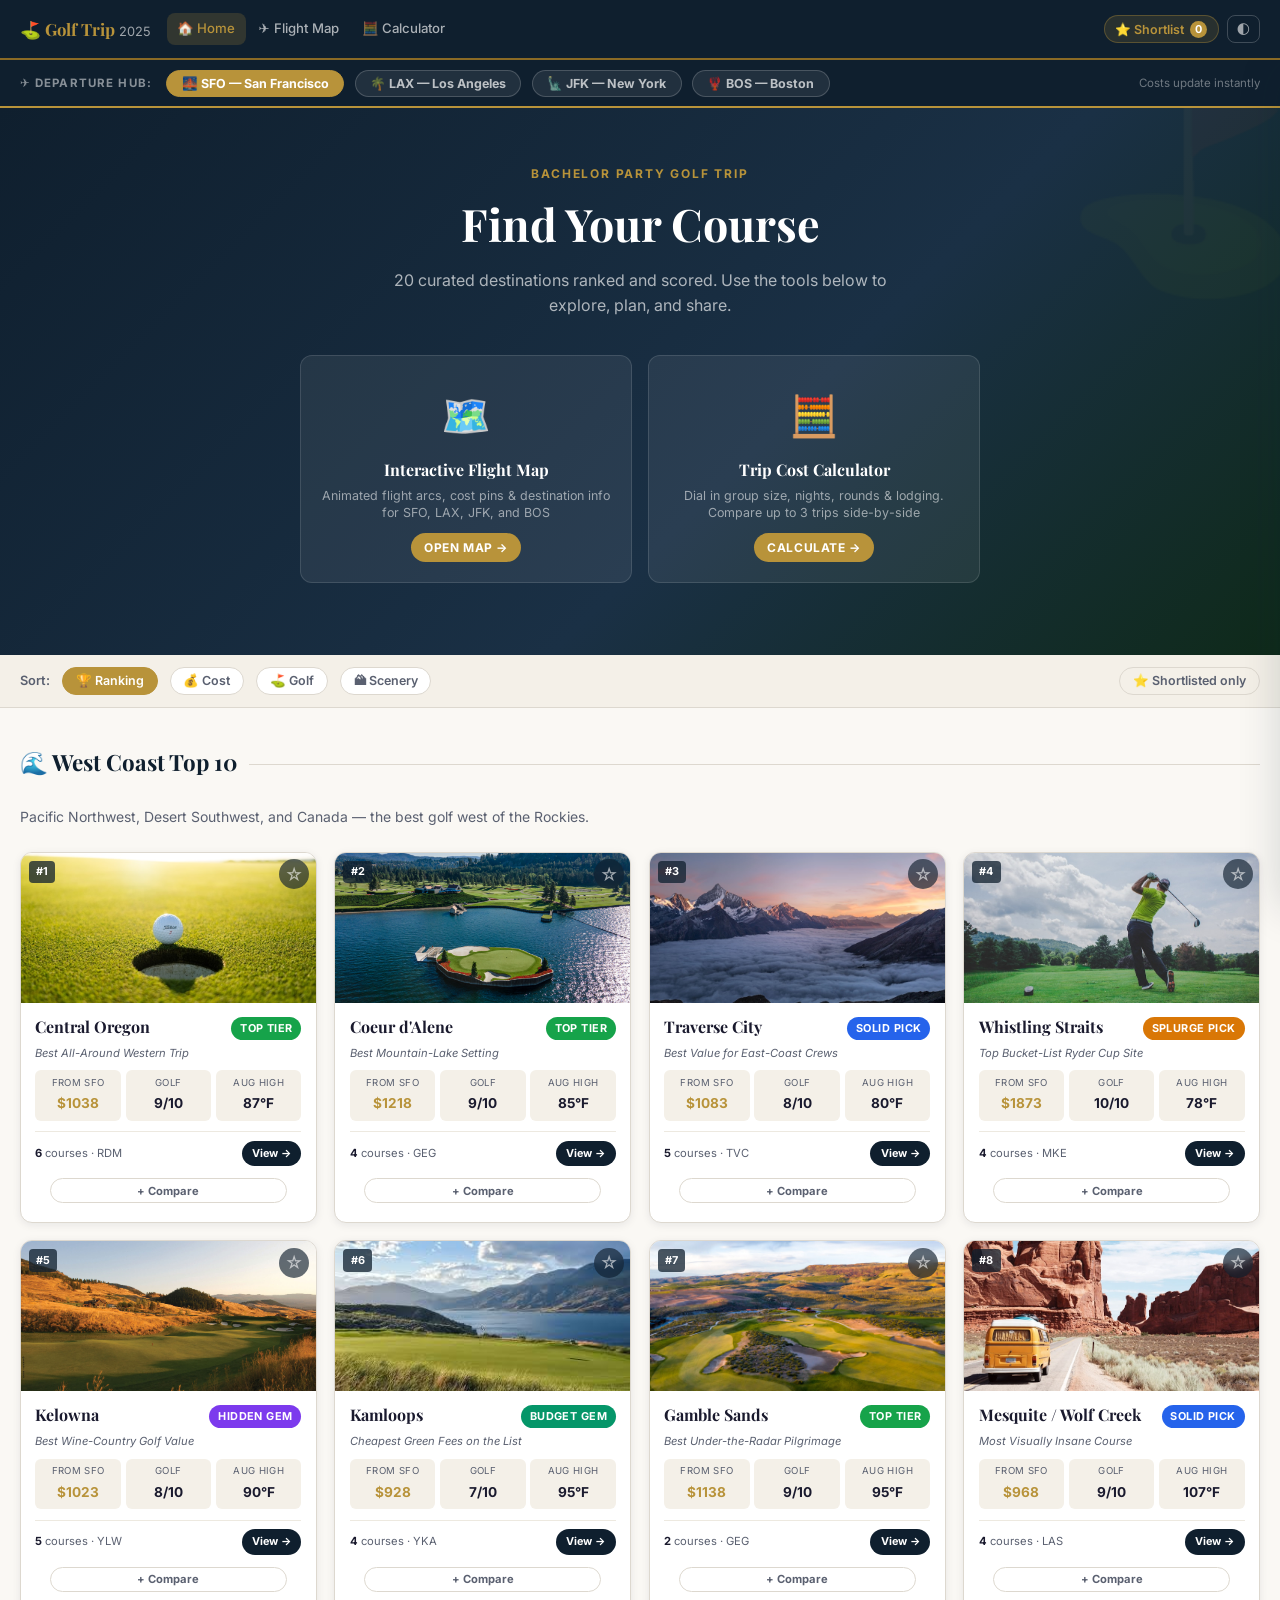
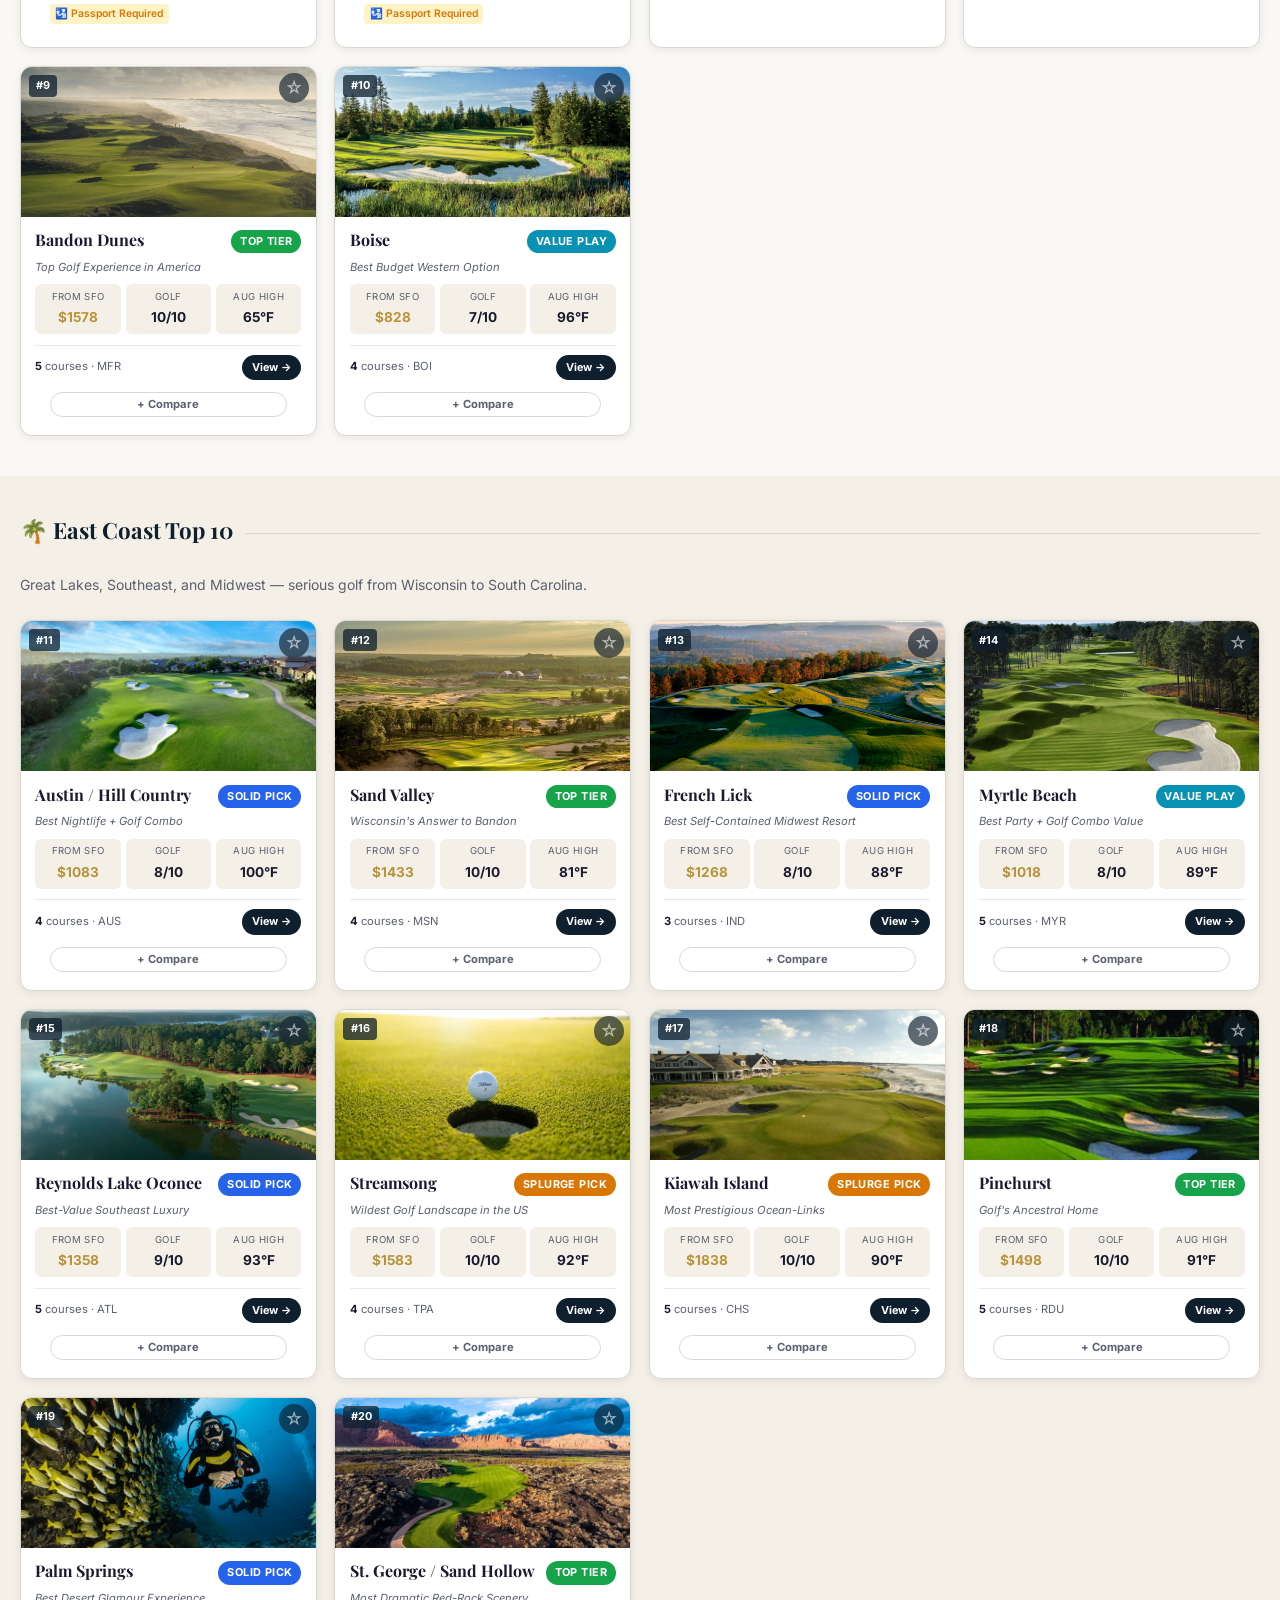
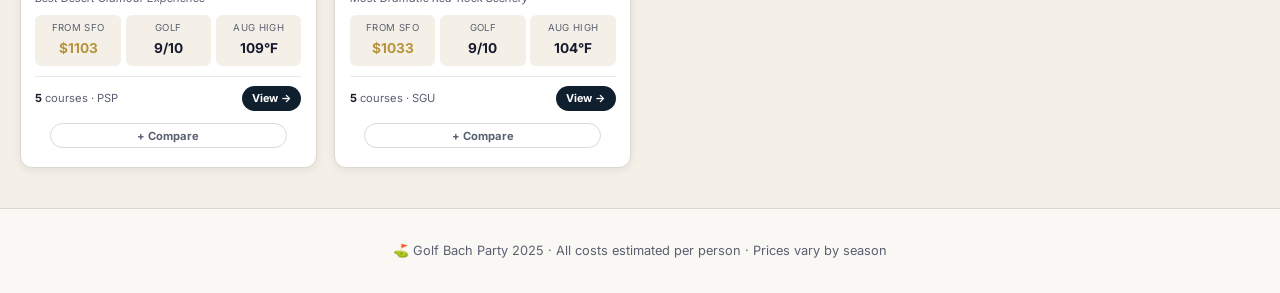
<file: destination.html>
<!DOCTYPE html>
<html lang="en" data-theme="light">
<head>
<meta charset="UTF-8">
<meta name="viewport" content="width=device-width,initial-scale=1">
<title>Destination Detail — Golf Bach Party</title>
<link rel="stylesheet" href="style-shared.css">
<script src="data.js"></script>
<style>
/* ── Hub Toggle Bar ──────────────────────────────────────── */
.hub-bar{
  background:var(--navy);
  padding:.6rem 1.25rem;
  display:flex;align-items:center;gap:.65rem;flex-wrap:wrap;
}
.hub-bar-label{
  font-size:.72rem;font-weight:700;color:rgba(255,255,255,.5);
  text-transform:uppercase;letter-spacing:.1em;margin-right:.25rem;white-space:nowrap;
}
.hub-btn{
  background:rgba(255,255,255,.08);
  border:1px solid rgba(255,255,255,.18);
  color:rgba(255,255,255,.7);
  font-size:.78rem;font-weight:700;
  padding:.32rem .9rem;border-radius:20px;
  transition:all .2s ease;white-space:nowrap;
}
.hub-btn:hover{background:rgba(184,147,58,.25);border-color:rgba(184,147,58,.6);color:#fff;}
.hub-btn.active{background:var(--gold);border-color:var(--gold);color:#fff;}

/* ── Hero ────────────────────────────────────────────────── */
.dest-hero{
  position:relative;height:420px;overflow:hidden;
}
.dest-hero-img{
  width:100%;height:100%;object-fit:cover;display:block;
  filter:brightness(.55);
}
.dest-hero-overlay{
  position:absolute;inset:0;
  background:linear-gradient(to top, rgba(10,20,30,.9) 0%, rgba(10,20,30,.3) 60%, transparent 100%);
}
.dest-hero-content{
  position:absolute;bottom:0;left:0;right:0;
  padding:2rem 1.5rem;
}
.back-btn{
  position:absolute;top:1rem;left:1rem;
  background:rgba(15,31,46,.7);color:#fff;
  border:1px solid rgba(255,255,255,.25);
  font-size:.78rem;font-weight:700;
  padding:.35rem .85rem;border-radius:20px;
  text-decoration:none;
  display:inline-flex;align-items:center;gap:.4rem;
  backdrop-filter:blur(6px);
  transition:all .2s ease;z-index:10;
}
.back-btn:hover{background:rgba(184,147,58,.4);border-color:var(--gold);}
.hero-region{
  font-size:.72rem;font-weight:700;text-transform:uppercase;
  letter-spacing:.14em;color:var(--gold);margin-bottom:.4rem;
}
.hero-name{
  font-family:'Playfair Display',serif;
  font-size:2.4rem;font-weight:700;color:#fff;
  line-height:1.1;margin-bottom:.6rem;
}
@media(max-width:520px){.hero-name{font-size:1.8rem;} .dest-hero{height:320px;}}
.hero-badge-row{display:flex;align-items:center;gap:.6rem;flex-wrap:wrap;}
.hero-vibe{
  font-size:.82rem;color:rgba(255,255,255,.7);
  font-style:italic;
}

/* ── Stat Bar ────────────────────────────────────────────── */
.stat-bar{
  background:var(--navy);
  display:grid;
  grid-template-columns:repeat(6,1fr);
  border-bottom:3px solid var(--gold);
}
@media(max-width:700px){.stat-bar{grid-template-columns:repeat(3,1fr);}}
@media(max-width:380px){.stat-bar{grid-template-columns:repeat(2,1fr);}}
.stat-bar-cell{
  padding:.9rem .6rem;text-align:center;
  border-right:1px solid rgba(255,255,255,.08);
}
.stat-bar-cell:last-child{border-right:none;}
.stat-bar-label{
  font-size:.62rem;text-transform:uppercase;letter-spacing:.1em;
  color:rgba(255,255,255,.45);display:block;margin-bottom:.2rem;
}
.stat-bar-val{
  font-size:1.15rem;font-weight:800;color:#fff;display:block;line-height:1.1;
}
.stat-bar-val.gold{color:var(--gold);}
.stat-bar-val.green{color:#4ade80;}
.stat-bar-val.red{color:#f87171;}

/* ── Body layout ─────────────────────────────────────────── */
.dest-body{
  max-width:1100px;margin:0 auto;
  padding:2rem 1.25rem 4rem;
  display:grid;
  grid-template-columns:1fr 620px;
  gap:2rem;
}
@media(max-width:1100px){.dest-body{grid-template-columns:1fr 500px;}} @media(max-width:860px){.dest-body{grid-template-columns:1fr;}}

/* ── Section headings ────────────────────────────────────── */
.section-head{
  display:flex;align-items:center;gap:.75rem;
  margin:0 0 1.1rem;
  padding-bottom:.6rem;
  border-bottom:2px solid var(--border);
}
.section-head-icon{font-size:1.3rem;}
.section-head h2{
  font-family:'Playfair Display',serif;
  font-size:1.25rem;color:var(--navy);margin:0;
}
[data-theme="dark"] .section-head h2{color:var(--cream);}

/* ── Group Notes ─────────────────────────────────────────── */
.group-notes{
  background:linear-gradient(135deg, rgba(184,147,58,.08) 0%, rgba(184,147,58,.03) 100%);
  border:1px solid rgba(184,147,58,.25);
  border-left:4px solid var(--gold);
  border-radius:var(--radius);
  padding:1rem 1.1rem;
  font-size:.9rem;color:var(--text);line-height:1.65;
  margin-bottom:1.75rem;
}

/* ── Flight cost table ───────────────────────────────────── */
.flight-table{
  width:100%;border-collapse:collapse;
  font-size:.88rem;margin-bottom:1.75rem;
  border-radius:var(--radius);overflow:hidden;
}
.flight-table th{
  background:var(--navy);color:#fff;
  padding:.6rem .9rem;text-align:left;
  font-size:.72rem;text-transform:uppercase;letter-spacing:.06em;
}
.flight-table td{
  padding:.65rem .9rem;
  border-bottom:1px solid var(--border-light);
  color:var(--text);
}
.flight-table tr:last-child td{border-bottom:none;}
.flight-table tr:nth-child(even) td{background:var(--cream2);}
.flight-hub-code{font-weight:800;color:var(--navy);}
[data-theme="dark"] .flight-hub-code{color:var(--gold);}
.flight-hub-city{color:var(--text-muted);font-size:.8rem;}
.flight-price{font-weight:800;color:var(--gold);font-size:1rem;}
.flight-total{font-size:.82rem;color:var(--text-muted);}
.hub-highlight td{background:rgba(184,147,58,.08) !important;border-left:3px solid var(--gold);}

/* ── Cost breakdown ──────────────────────────────────────── */
.cost-breakdown{margin-bottom:1.75rem;}
.cost-total-display{
  display:flex;align-items:baseline;gap:.5rem;
  margin-bottom:1rem;
}
.cost-total-num{
  font-size:2.4rem;font-weight:900;color:var(--gold);
  font-family:'Playfair Display',serif;
}
.cost-total-label{font-size:.82rem;color:var(--text-muted);}
.cost-bars{}
.cost-bar-row{
  display:flex;align-items:center;gap:.75rem;
  margin-bottom:.5rem;
}
.cost-bar-name{width:90px;font-size:.78rem;color:var(--text-muted);text-align:right;flex-shrink:0;}
.cost-bar-track{flex:1;height:8px;background:var(--border);border-radius:4px;overflow:hidden;}
.cost-bar-fill{height:100%;border-radius:4px;transition:width .6s ease;}
.cost-bar-amt{width:54px;font-size:.8rem;font-weight:700;color:var(--text);flex-shrink:0;}

/* ── Golf Courses ────────────────────────────────────────── */
.course-zone{margin-bottom:1.5rem;}
.course-zone-header{
  display:flex;align-items:center;gap:.5rem;
  margin-bottom:.7rem;
}
.zone-badge{
  font-size:.68rem;font-weight:800;
  text-transform:uppercase;letter-spacing:.08em;
  padding:.2rem .6rem;border-radius:20px;
  white-space:nowrap;
}
.zone-on-site{background:#dcfce7;color:#166534;}
.zone-under30{background:#dbeafe;color:#1e40af;}
.zone-30to60{background:#ede9fe;color:#5b21b6;}
.zone-1to2hr{background:#fef3c7;color:#92400e;}
.zone-over2hr{background:#fee2e2;color:#991b1b;}
[data-theme="dark"] .zone-on-site{background:rgba(22,163,74,.25);color:#86efac;}
[data-theme="dark"] .zone-under30{background:rgba(37,99,235,.25);color:#93c5fd;}
[data-theme="dark"] .zone-30to60{background:rgba(91,33,182,.25);color:#c4b5fd;}
[data-theme="dark"] .zone-1to2hr{background:rgba(146,64,14,.25);color:#fcd34d;}
[data-theme="dark"] .zone-over2hr{background:rgba(153,27,27,.25);color:#fca5a5;}

.course-card{
  background:var(--white);
  border:1px solid var(--border);
  border-radius:10px;
  padding:.8rem 1rem;
  margin-bottom:.6rem;
  display:flex;align-items:flex-start;gap:.75rem;
  transition:all .2s ease;
}
.course-card:hover{border-color:var(--gold);box-shadow:var(--shadow-sm);}
.course-rank-num{
  font-size:1.1rem;font-weight:900;color:var(--gold);
  min-width:28px;text-align:center;margin-top:.05rem;
}
.course-info{flex:1;}
.course-name{
  font-weight:700;color:var(--text);font-size:.92rem;
  margin-bottom:.2rem;
}
.course-name a{
  color:var(--navy);text-decoration:none;
  transition:color .15s;
}
[data-theme="dark"] .course-name a{color:var(--gold-light);}
.course-name a:hover{color:var(--gold);text-decoration:underline;}
.course-meta{
  display:flex;flex-wrap:wrap;gap:.4rem;
  margin-top:.3rem;
}
.course-tag{
  font-size:.67rem;font-weight:600;
  background:var(--cream2);color:var(--text-muted);
  padding:.12rem .42rem;border-radius:4px;
}
.course-tag.drive{background:#f0f9ff;color:#0369a1;}
[data-theme="dark"] .course-tag.drive{background:rgba(3,105,161,.2);color:#7dd3fc;}
.course-fee{font-size:.82rem;font-weight:700;color:var(--gold);}
.course-rating{display:flex;align-items:center;gap:.15rem;font-size:.78rem;font-weight:700;color:var(--text);}

/* ── Weather ─────────────────────────────────────────────── */
.weather-grid{
  display:grid;grid-template-columns:repeat(6,1fr);
  gap:.4rem;margin-bottom:1.75rem;
}
@media(max-width:500px){.weather-grid{grid-template-columns:repeat(4,1fr);}}
.weather-cell{
  background:var(--white);border:1px solid var(--border);
  border-radius:8px;padding:.5rem .3rem;text-align:center;
}
.weather-month{font-size:.62rem;text-transform:uppercase;color:var(--text-muted);font-weight:700;}
.weather-high{font-size:.95rem;font-weight:800;color:var(--text);display:block;margin:.1rem 0;}
.weather-icon{font-size:.9rem;}

/* ── Sidebar ─────────────────────────────────────────────── */
.dest-sidebar{}
.sidebar-card{
  background:var(--white);
  border:1px solid var(--border);
  border-radius:var(--radius);
  padding:1.5rem 1.4rem;
  margin-bottom:1.5rem;
  box-shadow:var(--shadow-sm);
}
.sidebar-card h3{
  font-family:'Playfair Display',serif;
  font-size:1.2rem;color:var(--navy);
  margin:0 0 1rem;
  padding-bottom:.6rem;
  border-bottom:2px solid var(--border);
}
[data-theme="dark"] .sidebar-card h3{color:var(--cream);}
.info-row{
  display:flex;justify-content:space-between;align-items:baseline;
  padding:.5rem 0;border-bottom:1px solid var(--border-light);
  font-size:.95rem;
}
.info-row:last-child{border-bottom:none;}
.info-key{color:var(--text-muted);}
.info-val{font-weight:700;color:var(--text);text-align:right;}
.info-val.gold{color:var(--gold);}
.info-val.green{color:#16a34a;}
.info-val.red{color:#dc2626;}

/* CTA button */
.cta-btn{
  display:block;width:100%;
  background:var(--gold);color:#fff;
  font-weight:800;font-size:.88rem;
  text-align:center;padding:.75rem;
  border-radius:var(--radius);
  text-decoration:none;
  transition:background .2s ease;
  margin-bottom:.65rem;
}
.cta-btn:hover{background:var(--gold-light);}
.cta-btn.outline{
  background:transparent;
  border:2px solid var(--navy);
  color:var(--navy);
}
[data-theme="dark"] .cta-btn.outline{border-color:var(--cream);color:var(--cream);}
.cta-btn.outline:hover{background:var(--navy);color:#fff;}

/* score rings */
.score-ring-row{
  display:flex;justify-content:space-around;
  padding:.5rem 0;
}
.score-ring{text-align:center;}
.score-ring-num{
  font-size:1.6rem;font-weight:900;
  color:var(--gold);
  font-family:'Playfair Display',serif;
  line-height:1;
}
.score-ring-lbl{font-size:.62rem;text-transform:uppercase;color:var(--text-muted);font-weight:700;letter-spacing:.06em;margin-top:.2rem;}

/* Nav hub indicator */
.nav-hub-badge{
  font-size:.7rem;font-weight:700;
  background:var(--gold);color:#fff;
  padding:.15rem .45rem;border-radius:20px;
  margin-left:.3rem;
}

/* ── Course selector for calculator ─────────────────────── */
.course-selector-panel{
  background:linear-gradient(135deg,rgba(184,147,58,.06) 0%,rgba(184,147,58,.02) 100%);
  border:1px solid rgba(184,147,58,.3);
  border-radius:var(--radius);
  padding:1.1rem 1.2rem;
  margin-bottom:1.25rem;
}
.course-sel-header{
  display:flex;align-items:center;justify-content:space-between;
  margin-bottom:.8rem;
}
.course-sel-title{
  font-family:'Playfair Display',serif;
  font-size:1rem;font-weight:700;color:var(--navy);
}
[data-theme="dark"] .course-sel-title{color:var(--cream);}
.course-sel-hint{font-size:.72rem;color:var(--text-muted);}
.course-sel-list{
  display:flex;flex-direction:column;gap:.4rem;
  max-height:280px;overflow-y:auto;
}
.course-sel-item{
  display:flex;align-items:center;gap:.65rem;
  padding:.4rem .5rem;border-radius:8px;
  border:1px solid var(--border);
  background:var(--white);
  transition:all .2s;cursor:pointer;
}
.course-sel-item:hover{border-color:var(--gold);background:rgba(184,147,58,.05);}
.course-sel-item.checked{border-color:var(--gold);background:rgba(184,147,58,.08);}
.course-sel-cb{
  width:16px;height:16px;flex-shrink:0;
  accent-color:var(--gold);
}
.course-sel-name{font-size:.82rem;font-weight:600;color:var(--text);flex:1;}
.course-sel-fee{font-size:.78rem;font-weight:700;color:var(--gold);white-space:nowrap;}
.course-sel-add-btn{
  display:block;width:100%;margin-top:.8rem;
  background:var(--gold);color:#fff;
  font-weight:700;font-size:.85rem;
  padding:.6rem;border-radius:var(--radius-sm);
  border:none;transition:background .2s;cursor:pointer;
  text-align:center;
}
.course-sel-add-btn:hover{background:var(--gold-light);}
.course-sel-add-btn:disabled{background:var(--border);color:var(--text-muted);cursor:not-allowed;}

</style>
</head>
<body>

<!-- ── Navigation ─────────────────────────────────────────── -->
<nav class="site-nav">
  <a href="index.html" class="nav-brand">⛳ Golf Trip <span>2025</span></a>
  <div class="nav-links">
    <a href="index.html" class="nav-link">🏠 <span class="nav-link-label">Home</span></a>
    <a href="explorer.html" class="nav-link">✈️ <span class="nav-link-label">Flight Map</span></a>
    <a href="calculator.html" class="nav-link">🧮 <span class="nav-link-label">Calculator</span></a>
  </div>
  <div class="nav-right">
    <button class="theme-toggle" onclick="toggleTheme()" title="Toggle dark/light mode">🌓</button>
  </div>
</nav>

<!-- ── Hub Toggle Bar ──────────────────────────────────────── -->
<div class="hub-bar">
  <span class="hub-bar-label">✈ Departure:</span>
  <button class="hub-btn active" id="hub-SFO" onclick="setHub('SFO',this)">🌉 SFO — San Francisco</button>
  <button class="hub-btn" id="hub-LAX" onclick="setHub('LAX',this)">🌴 LAX — Los Angeles</button>
  <button class="hub-btn" id="hub-JFK" onclick="setHub('JFK',this)">🗽 JFK — New York</button>
  <button class="hub-btn" id="hub-BOS" onclick="setHub('BOS',this)">🦞 BOS — Boston</button>
</div>

<!-- ── Hero (populated by JS) ─────────────────────────────── -->
<div class="dest-hero" id="destHero">
  <img class="dest-hero-img" id="heroImg" src="" alt="">
  <div class="dest-hero-overlay"></div>
  <a href="index.html" class="back-btn">← All Destinations</a>
  <div class="dest-hero-content">
    <div class="hero-region" id="heroRegion"></div>
    <div class="hero-name" id="heroName"></div>
    <div class="hero-badge-row">
      <span id="heroBadge" class="badge"></span>
      <span class="hero-vibe" id="heroVibe"></span>
    </div>
  </div>
</div>

<!-- ── Stat Bar ───────────────────────────────────────────── -->
<div class="stat-bar" id="statBar">
  <div class="stat-bar-cell"><span class="stat-bar-label">Est. Cost/Person</span><span class="stat-bar-val gold" id="sbCost">—</span></div>
  <div class="stat-bar-cell"><span class="stat-bar-label">Golf Score</span><span class="stat-bar-val" id="sbGolf">—</span></div>
  <div class="stat-bar-cell"><span class="stat-bar-label">Aug High</span><span class="stat-bar-val" id="sbTemp">—</span></div>
  <div class="stat-bar-cell"><span class="stat-bar-label">Nearest Airport</span><span class="stat-bar-val" id="sbAirport">—</span></div>
  <div class="stat-bar-cell"><span class="stat-bar-label">Drive from Airport</span><span class="stat-bar-val" id="sbDrive">—</span></div>
  <div class="stat-bar-cell"><span class="stat-bar-label">Passport Needed</span><span class="stat-bar-val" id="sbPassport">—</span></div>
</div>

<!-- ── Body ──────────────────────────────────────────────── -->
<div class="dest-body">

  <!-- ── MAIN COLUMN ──────────────────────────────────────── -->
  <div class="dest-main">

    <!-- Group Notes -->
    <div id="groupNotes" class="group-notes"></div>

    <!-- Flight Costs -->
    <div class="section-head">
      <span class="section-head-icon">✈️</span>
      <h2>Flight Costs from All Hubs</h2>
    </div>
    <table class="flight-table" id="flightTable">
      <thead>
        <tr>
          <th>Hub</th>
          <th>City</th>
          <th>Flight (est.)</th>
          <th>Est. Trip Total / Person</th>
        </tr>
      </thead>
      <tbody id="flightBody"></tbody>
    </table>

    <!-- Cost Breakdown -->
    <div class="section-head">
      <span class="section-head-icon">💰</span>
      <h2>Trip Cost Breakdown <span style="font-size:.8rem;font-weight:400;color:var(--text-muted)" id="breakdownHubLabel"></span></h2>
    </div>
    <div class="cost-breakdown">
      <div class="cost-total-display">
        <span class="cost-total-num" id="costTotalNum">—</span>
        <span class="cost-total-label">per person · 4 nights · 3 rounds · group of 8 · mid lodging</span>
      </div>
      <div class="cost-bars" id="costBars"></div>
    </div>

    <!-- Golf Courses -->
    <div class="section-head">
      <span class="section-head-icon">⛳</span>
      <h2>Golf Courses — Ranked by Distance</h2>
    </div>
    <div id="courseZones"></div>

    <!-- Weather -->
    <div class="section-head">
      <span class="section-head-icon">🌡️</span>
      <h2>Monthly High Temperatures</h2>
    </div>
    <div class="weather-grid" id="weatherGrid"></div>

  </div><!-- end main -->

  <!-- ── SIDEBAR ───────────────────────────────────────────── -->
  <aside class="dest-sidebar">

    <!-- Quick Info -->
    <div class="sidebar-card">
      <h3>📋 Quick Info</h3>
      <div id="quickInfo"></div>
    </div>

    <!-- Scores -->
    <div class="sidebar-card">
      <h3>📊 Scores</h3>
      <div class="score-ring-row" id="scoreRings"></div>
    </div>

    <!-- Lodging -->
    <div class="sidebar-card">
      <h3>🏨 Lodging (Per Night)</h3>
      <div id="lodgingInfo"></div>
    </div>

    <!-- Actions -->
    <div class="sidebar-card">
      <h3>🔗 Actions</h3>
      <a href="#" class="cta-btn" id="calcLink">🧮 Open in Calculator</a>
      <a href="explorer.html" class="cta-btn outline">✈️ View on Flight Map</a>
    </div>

  </aside>
</div><!-- end dest-body -->

<footer style="text-align:center;padding:2rem 1rem;color:var(--text-muted);font-size:.8rem;border-top:1px solid var(--border);">
  ⛳ Golf Bach Party 2025 · All costs are estimates per person · Prices vary by season
</footer>

<script>
// ═══════════════════════════════════════════════════════════
//  STATE
// ═══════════════════════════════════════════════════════════
var dest = null;
var currentHub = 'SFO';

// ═══════════════════════════════════════════════════════════
//  EXTENDED COURSE DATA  (keyed by destination id)
//  zones: "on-site" | "under30" | "30to60" | "1to2hr" | "over2hr"
// ═══════════════════════════════════════════════════════════
var COURSE_DETAIL = {

  "central-oregon": [
    {name:"Crosswater Club",zone:"on-site",designer:"Bob Cupp",type:"Resort — Members & Guests",fee:245,rating:9.5,drive:"On property (Sunriver)",url:"https://www.sunriverresort.com/golf"},
    {name:"Pronghorn — Jack Nicklaus Course",zone:"on-site",designer:"Jack Nicklaus",type:"Resort",fee:195,rating:9.2,drive:"On property (Pronghorn)",url:"https://pronghornresort.com/golf/"},
    {name:"Pronghorn — Tom Fazio Course",zone:"on-site",designer:"Tom Fazio",type:"Resort",fee:195,rating:9.0,drive:"On property (Pronghorn)",url:"https://pronghornresort.com/golf/"},
    {name:"Tetherow Golf Club",zone:"under30",designer:"David McLay Kidd",type:"Public",fee:185,rating:9.3,drive:"20 min from Sunriver",url:"https://www.tetherow.com/golf"},
    {name:"Sunriver Meadows Course",zone:"on-site",designer:"Fred Federspiel",type:"Resort",fee:95,rating:7.5,drive:"On property (Sunriver)",url:"https://www.sunriverresort.com/golf"},
    {name:"Sunriver Woodlands Course",zone:"on-site",designer:"Robert Trent Jones Jr.",type:"Resort",fee:95,rating:7.8,drive:"On property (Sunriver)",url:"https://www.sunriverresort.com/golf"},
    {name:"Eagle Crest — Ridge Course",zone:"under30",designer:"John Thronson",type:"Public",fee:65,rating:7.0,drive:"25 min from Bend",url:"https://www.eagle-crest.com/golf"},
    {name:"Widgi Creek Golf Club",zone:"under30",designer:"Robert Muir Graves",type:"Semi-Private",fee:75,rating:7.2,drive:"15 min from Sunriver",url:"https://widgicreek.com"},
    {name:"Brasada Ranch Golf Course",zone:"30to60",designer:"Peter Jacobsen / Jim Hardy",type:"Resort",fee:145,rating:8.2,drive:"45 min from Bend",url:"https://www.brasada.com/golf"},
    {name:"Quail Run Golf Course",zone:"under30",designer:"Gene Maddox",type:"Public",fee:45,rating:6.5,drive:"5 min from La Pine",url:"https://www.quailrungolf.net"}
  ],

  "coeur-dalene": [
    {name:"Coeur d'Alene Resort Golf Course",zone:"on-site",designer:"Scott Miller",type:"Resort — Floating 14th Green",fee:295,rating:9.5,drive:"On property",url:"https://www.cdaresort.com/golf"},
    {name:"The Golf Club at Black Rock",zone:"30to60",designer:"Tom Fazio",type:"Semi-Private",fee:225,rating:9.4,drive:"30 min south on Lake CdA",url:"https://www.blackrockidaho.com/golf"},
    {name:"Circling Raven Golf Club",zone:"30to60",designer:"Gene Bates",type:"Public (Casino)",fee:85,rating:8.5,drive:"35 min west",url:"https://www.cdacasino.com/golf"},
    {name:"Avondale Golf Club",zone:"under30",designer:"Robert Muir Graves",type:"Semi-Private",fee:65,rating:7.8,drive:"15 min north",url:"https://www.avondalegolfclub.com"},
    {name:"The Highlands Golf Course",zone:"under30",designer:"Unknown",type:"Public",fee:45,rating:7.0,drive:"20 min",url:"https://www.highlandsgc.com"},
    {name:"Twin Lakes Village Golf Course",zone:"30to60",designer:"Robert Muir Graves",type:"Semi-Private",fee:55,rating:7.2,drive:"40 min north",url:"https://twinlakesvillagegolf.com"},
    {name:"Idaho Club (Sandpoint)",zone:"1to2hr",designer:"Jack Nicklaus",type:"Private — Check Access",fee:0,rating:9.3,drive:"1 hr 10 min north",url:"https://www.theidahoclub.com"},
    {name:"Esmeralda Golf Course (Spokane)",zone:"1to2hr",designer:"Francis James",type:"Public",fee:40,rating:7.0,drive:"1 hr west (Spokane)",url:"https://www.spokaneparks.org/golf"},
    {name:"Indian Canyon Golf Course (Spokane)",zone:"1to2hr",designer:"H. Chandler Egan",type:"Public — Top-rated muni",fee:40,rating:8.0,drive:"1 hr west (Spokane)",url:"https://www.spokaneparks.org/golf"}
  ],

  "traverse-city": [
    {name:"Arcadia Bluffs — Bluffs Course",zone:"under30",designer:"Warren Henderson / Rick Smith",type:"Public — #1 in Michigan",fee:185,rating:9.7,drive:"25 min south",url:"https://arcadiabluffs.com"},
    {name:"Arcadia Bluffs — South Course",zone:"under30",designer:"Dana Fry / Jason Straka",type:"Public",fee:155,rating:9.2,drive:"25 min south",url:"https://arcadiabluffs.com"},
    {name:"Grand Traverse Resort — Spruce Run",zone:"under30",designer:"William Newcomb",type:"Resort",fee:115,rating:8.0,drive:"10 min east",url:"https://www.grandtraverseresort.com/golf"},
    {name:"Grand Traverse Resort — Bear Course",zone:"under30",designer:"Jack Nicklaus",type:"Resort",fee:165,rating:9.0,drive:"10 min east",url:"https://www.grandtraverseresort.com/golf"},
    {name:"High Pointe Golf Club",zone:"30to60",designer:"Tom Doak",type:"Public",fee:95,rating:8.8,drive:"40 min east",url:"https://www.highpointegolf.com"},
    {name:"Shanty Creek — Legend Course",zone:"1to2hr",designer:"Arnold Palmer",type:"Resort",fee:125,rating:8.5,drive:"1 hr southeast",url:"https://www.shantycreek.com/golf"},
    {name:"Crystal Lake Golf Club",zone:"under30",designer:"Unknown",type:"Semi-Private",fee:60,rating:7.5,drive:"20 min",url:"https://crystallakegolf.com"},
    {name:"Manistee National Golf & Resort",zone:"1to2hr",designer:"Unknown",type:"Public",fee:75,rating:7.8,drive:"1 hr south",url:"https://manisteenatinal.com"},
    {name:"Elk Ridge Golf Course",zone:"30to60",designer:"Unknown",type:"Public",fee:55,rating:7.0,drive:"45 min",url:"https://www.elkridgegolf.com"}
  ],

  "whistling-straits": [
    {name:"Whistling Straits — Straits Course",zone:"on-site",designer:"Pete Dye",type:"Resort — 2021 Ryder Cup",fee:395,rating:10.0,drive:"On property",url:"https://www.destinationkohler.com/golf/whistling-straits"},
    {name:"Whistling Straits — Irish Course",zone:"on-site",designer:"Pete Dye",type:"Resort",fee:295,rating:9.3,drive:"On property",url:"https://www.destinationkohler.com/golf/whistling-straits"},
    {name:"Blackwolf Run — River Course",zone:"under30",designer:"Pete Dye",type:"Resort — Top 10 in WI",fee:195,rating:9.5,drive:"15 min (Kohler)",url:"https://www.destinationkohler.com/golf/blackwolf-run"},
    {name:"Blackwolf Run — Meadow Valleys",zone:"under30",designer:"Pete Dye",type:"Resort",fee:195,rating:9.0,drive:"15 min (Kohler)",url:"https://www.destinationkohler.com/golf/blackwolf-run"},
    {name:"Bull at Pinehurst Farms",zone:"30to60",designer:"Pete Dye",type:"Semi-Private",fee:115,rating:8.5,drive:"35 min south",url:"https://thebull.golf"},
    {name:"The Bog Golf Course",zone:"1to2hr",designer:"Arnold Palmer",type:"Public",fee:85,rating:8.3,drive:"1 hr 15 min south",url:"https://www.theboggolf.com"},
    {name:"Erin Hills",zone:"1to2hr",designer:"Hurdzan / Fry / Shunkwiler",type:"Public — 2017 US Open",fee:125,rating:9.4,drive:"1 hr 30 min south",url:"https://www.erinhills.com"},
    {name:"Brown Deer Park Golf Course",zone:"1to2hr",designer:"George Hansen",type:"Public (Milwaukee)",fee:45,rating:7.5,drive:"1 hr 40 min south",url:"https://county.milwaukee.gov/browndeer"},
    {name:"Quit Qui Oc Golf Course",zone:"30to60",designer:"Unknown",type:"Public",fee:35,rating:6.8,drive:"40 min west",url:"https://www.quitquioc.com"}
  ],

  "kelowna": [
    {name:"Predator Ridge — Predator Course",zone:"30to60",designer:"Les Furber",type:"Resort",fee:155,rating:9.5,drive:"30 min north (Vernon)",url:"https://www.predatorridge.com/golf"},
    {name:"Predator Ridge — Ridge Course",zone:"30to60",designer:"Doug Carrick",type:"Resort",fee:145,rating:9.2,drive:"30 min north (Vernon)",url:"https://www.predatorridge.com/golf"},
    {name:"Gallagher's Canyon Golf Club",zone:"under30",designer:"Bill Robinson / Les Furber",type:"Semi-Private",fee:105,rating:8.8,drive:"15 min southeast",url:"https://www.gallagherscanyon.com"},
    {name:"The Rise Golf Club",zone:"under30",designer:"Fred Couples / Gene Bates",type:"Public",fee:115,rating:8.5,drive:"20 min north",url:"https://www.therisegolf.ca"},
    {name:"Harvest Golf Club",zone:"under30",designer:"Graham Cooke",type:"Public",fee:85,rating:8.0,drive:"15 min northeast",url:"https://www.harvestgolf.com"},
    {name:"Tower Ranch Golf Club",zone:"under30",designer:"Thomas McBroom",type:"Public",fee:75,rating:8.2,drive:"20 min north",url:"https://www.towerranchgolf.com"},
    {name:"Okanagan Golf Club — Bear Course",zone:"under30",designer:"Graham Cooke",type:"Public",fee:90,rating:8.3,drive:"20 min north",url:"https://okanagangolfclub.com"},
    {name:"Okanagan Golf Club — Quail Course",zone:"under30",designer:"Graham Cooke",type:"Public",fee:75,rating:7.8,drive:"20 min north",url:"https://okanagangolfclub.com"},
    {name:"Tobiano Golf Course",zone:"1to2hr",designer:"Thomas McBroom",type:"Public",fee:90,rating:9.0,drive:"1 hr 30 min north (Kamloops)",url:"https://www.tobianobc.com/golf"}
  ],

  "kamloops": [
    {name:"Tobiano Golf Course",zone:"under30",designer:"Thomas McBroom",type:"Public — #1 in BC",fee:90,rating:9.0,drive:"20 min west",url:"https://www.tobianobc.com/golf"},
    {name:"Talking Rock Golf Course",zone:"under30",designer:"Graham Cooke",type:"Resort",fee:80,rating:8.5,drive:"20 min south",url:"https://www.talkingrock.ca/golf"},
    {name:"Rivershore Estates Golf Links",zone:"under30",designer:"Robert Trent Jones Sr.",type:"Public",fee:65,rating:8.0,drive:"15 min east",url:"https://rivershoregolf.com"},
    {name:"Sun Peaks Resort Golf Club",zone:"1to2hr",designer:"Graham Cooke",type:"Resort",fee:85,rating:8.0,drive:"50 min northeast",url:"https://www.sunpeaksresort.com/golf"},
    {name:"Pineridge Golf Course",zone:"under30",designer:"Unknown",type:"Public",fee:40,rating:6.5,drive:"10 min north",url:"https://www.pineridgegolf.ca"},
    {name:"Sagebrush Golf & Sporting Club",zone:"1to2hr",designer:"Thomas McBroom",type:"Private — May have access",fee:175,rating:9.5,drive:"2 hr south (Quilchena)",url:"https://sagebrushgolf.com"}
  ],

  "gamble-sands": [
    {name:"Gamble Sands",zone:"on-site",designer:"Coore & Crenshaw",type:"Public — Walking Only",fee:195,rating:9.5,drive:"On property (Brewster)",url:"https://www.gamblesands.com"},
    {name:"Desert Aire Golf Course",zone:"30to60",designer:"Unknown",type:"Public",fee:35,rating:6.5,drive:"30 min south",url:"https://www.desertaire.com/golf"},
    {name:"Three Lakes Golf Course",zone:"over2hr",designer:"Unknown",type:"Public",fee:30,rating:6.0,drive:"2 hr 30 min west (Wenatchee area)",url:"https://www.threelakesgolf.com"},
    {name:"Leavenworth Golf Club",zone:"over2hr",designer:"Unknown",type:"Public",fee:45,rating:7.0,drive:"2 hr west",url:"https://www.leavenworthgolf.com"},
    {name:"Bear Creek Country Club (Medina)",zone:"over2hr",designer:"Unknown",type:"Semi-Private",fee:95,rating:7.5,drive:"2 hr 45 min west (Seattle area)",url:"#"}
  ],

  "mesquite": [
    {name:"Wolf Creek Golf Club",zone:"under30",designer:"Dennis Rider",type:"Public — Most Dramatic in NV",fee:145,rating:9.5,drive:"15 min north",url:"https://golfwolfcreek.com"},
    {name:"Conestoga Golf Club",zone:"on-site",designer:"Cal Olson",type:"Public",fee:95,rating:8.5,drive:"On property (Casablanca)",url:"https://www.visitvirginvalley.com/conestoga"},
    {name:"CasaBlanca Golf Club",zone:"on-site",designer:"Cal Olson",type:"Resort",fee:85,rating:8.0,drive:"On property",url:"https://casablancaresort.com/golf"},
    {name:"Falcon Ridge Golf Course",zone:"under30",designer:"Keith Foster",type:"Public",fee:60,rating:7.8,drive:"10 min",url:"https://www.falconridgegolf.com"},
    {name:"Oasis Golf Club",zone:"under30",designer:"Arnold Palmer",type:"Public",fee:95,rating:8.2,drive:"15 min",url:"https://www.oasisgolfclub.com"},
    {name:"Palms Golf Club (Mesquite)",zone:"under30",designer:"Gary Panks",type:"Public",fee:55,rating:7.5,drive:"10 min",url:"#"},
    {name:"Coral Canyon Golf Course (St George)",zone:"1to2hr",designer:"Keith Foster",type:"Public",fee:85,rating:8.5,drive:"1 hr west",url:"https://www.coralcanyongolf.com"},
    {name:"Sand Hollow Resort",zone:"1to2hr",designer:"John Fought",type:"Public",fee:140,rating:9.0,drive:"1 hr west",url:"https://sandhollowresort.com"}
  ],

  "bandon-dunes": [
    {name:"Sheep Ranch",zone:"on-site",designer:"Bill Coore & Ben Crenshaw",type:"Resort — Ocean Views",fee:350,rating:10.0,drive:"On property",url:"https://www.bandondunesgolf.com/golf-courses/sheep-ranch"},
    {name:"Pacific Dunes",zone:"on-site",designer:"Tom Doak",type:"Resort — Walking Only",fee:325,rating:9.8,drive:"On property",url:"https://www.bandondunesgolf.com/golf-courses/pacific-dunes"},
    {name:"Bandon Dunes",zone:"on-site",designer:"David McLay Kidd",type:"Resort — Walking Only",fee:295,rating:9.7,drive:"On property",url:"https://www.bandondunesgolf.com/golf-courses/bandon-dunes"},
    {name:"Old Macdonald",zone:"on-site",designer:"Tom Doak & Jim Urbina",type:"Resort — Walking Only",fee:295,rating:9.5,drive:"On property",url:"https://www.bandondunesgolf.com/golf-courses/old-macdonald"},
    {name:"Bandon Trails",zone:"on-site",designer:"Coore & Crenshaw",type:"Resort — Forest Layout",fee:275,rating:9.3,drive:"On property",url:"https://www.bandondunesgolf.com/golf-courses/bandon-trails"},
    {name:"Bandon Preserve (par-3)",zone:"on-site",designer:"Tom Doak",type:"Resort — 13 Holes",fee:75,rating:9.0,drive:"On property",url:"https://www.bandondunesgolf.com/golf-courses/bandon-preserve"},
    {name:"Spinreel Dune Buggy",zone:"under30",designer:"N/A",type:"Dune buggy — not golf",fee:0,rating:0,drive:"15 min north",url:"#"},
    {name:"Coos Country Club",zone:"1to2hr",designer:"Unknown",type:"Semi-Private",fee:50,rating:6.8,drive:"1 hr north (Coos Bay)",url:"#"},
    {name:"Forest Hills Golf Course",zone:"1to2hr",designer:"Unknown",type:"Public",fee:40,rating:6.5,drive:"1 hr north (Reedsport)",url:"#"}
  ],

  "boise": [
    {name:"Osprey Meadows at Tamarack Resort",zone:"over2hr",designer:"Robert Trent Jones Jr.",type:"Resort — #1 in Idaho",fee:135,rating:9.3,drive:"2 hr north",url:"https://tamarackidaho.com/golf-osprey-meadows"},
    {name:"BanBury Golf Course",zone:"under30",designer:"Unknown",type:"Public",fee:55,rating:7.8,drive:"15 min north",url:"https://banburygolf.com"},
    {name:"Quail Hollow Golf Course",zone:"under30",designer:"Unknown",type:"Public",fee:45,rating:7.2,drive:"20 min northeast",url:"#"},
    {name:"Boise Ranch Golf Course",zone:"under30",designer:"Unknown",type:"Public",fee:40,rating:7.0,drive:"20 min east",url:"#"},
    {name:"Warm Springs Golf Course",zone:"on-site",designer:"Unknown",type:"Public (Boise)",fee:35,rating:6.8,drive:"10 min from downtown",url:"https://www.warmspringsgolfcourse.com"},
    {name:"Falcon Crest Golf Club",zone:"under30",designer:"Unknown",type:"Semi-Private",fee:65,rating:8.0,drive:"25 min west (Kuna)",url:"https://www.falconcrestgolf.com"},
    {name:"Purple Sage Golf Course",zone:"under30",designer:"Unknown",type:"Public",fee:38,rating:6.5,drive:"25 min",url:"#"},
    {name:"Crane Creek Country Club",zone:"under30",designer:"Unknown",type:"Semi-Private",fee:75,rating:7.5,drive:"20 min",url:"#"},
    {name:"Circling Raven Golf Club",zone:"1to2hr",designer:"Gene Bates",type:"Public (Casino)",fee:85,rating:8.5,drive:"1 hr north (Plummer)",url:"https://www.cdacasino.com/golf"}
  ],

  "austin": [
    {name:"Barton Creek — Fazio Canyons",zone:"under30",designer:"Tom Fazio",type:"Resort — #1 in TX",fee:195,rating:9.3,drive:"20 min west",url:"https://www.omnihotels.com/hotels/austin-barton-creek/golf"},
    {name:"Barton Creek — Fazio Foothills",zone:"under30",designer:"Tom Fazio",type:"Resort",fee:175,rating:9.0,drive:"20 min west",url:"https://www.omnihotels.com/hotels/austin-barton-creek/golf"},
    {name:"The Golf Club at Escondido",zone:"1to2hr",designer:"Tom Fazio",type:"Private — Check Access",fee:0,rating:9.5,drive:"1 hr north (Horseshoe Bay)",url:"#"},
    {name:"Barton Creek — Coore & Crenshaw",zone:"under30",designer:"Coore & Crenshaw",type:"Resort",fee:165,rating:9.1,drive:"20 min west",url:"https://www.omnihotels.com/hotels/austin-barton-creek/golf"},
    {name:"Horseshoe Bay Resort — Apple Rock",zone:"1to2hr",designer:"Robert Trent Jones Sr.",type:"Resort",fee:125,rating:8.5,drive:"1 hr northwest",url:"https://www.hsbresort.com/golf"},
    {name:"Wolfdancer Golf Club (Hyatt Regency)",zone:"30to60",designer:"Arthur Hills",type:"Resort",fee:145,rating:8.8,drive:"35 min east (Lost Pines)",url:"https://www.hyatt.com/en-US/hotel/texas/hyatt-regency-lost-pines-resort-and-spa"},
    {name:"Falconhead Golf Club",zone:"under30",designer:"Bill Bergin",type:"Public",fee:75,rating:7.8,drive:"25 min west",url:"https://www.falconheadgolf.com"},
    {name:"Avery Ranch Golf Club",zone:"under30",designer:"Andy Raugust",type:"Public",fee:65,rating:7.5,drive:"25 min northwest",url:"https://www.averyranchgolf.com"},
    {name:"Colovista Country Club",zone:"over2hr",designer:"Unknown",type:"Semi-Private",fee:55,rating:7.0,drive:"2 hr east (Bastrop)",url:"#"}
  ],

  "sand-valley": [
    {name:"Mammoth Dunes",zone:"on-site",designer:"David McLay Kidd",type:"Resort — Top 10 Public USA",fee:245,rating:9.8,drive:"On property",url:"https://www.sandvalley.com/golf-courses/mammoth-dunes"},
    {name:"Sand Valley",zone:"on-site",designer:"Coore & Crenshaw",type:"Resort — Top 10 Public USA",fee:225,rating:9.6,drive:"On property",url:"https://www.sandvalley.com/golf-courses/sand-valley"},
    {name:"Sedge Valley",zone:"on-site",designer:"Coore & Crenshaw",type:"Resort — Links Style",fee:175,rating:9.3,drive:"On property",url:"https://www.sandvalley.com/golf-courses/sedge-valley"},
    {name:"The Lido",zone:"on-site",designer:"Coore & Crenshaw (recreation)",type:"Resort — Historic Recreation",fee:185,rating:9.4,drive:"On property",url:"https://www.sandvalley.com/golf-courses/the-lido"},
    {name:"The Sandbox (par-3)",zone:"on-site",designer:"Coore & Crenshaw",type:"Resort",fee:35,rating:8.5,drive:"On property",url:"https://www.sandvalley.com/golf-courses"},
    {name:"Stevens Point Country Club",zone:"1to2hr",designer:"Unknown",type:"Semi-Private",fee:45,rating:6.5,drive:"1 hr east",url:"#"},
    {name:"SentryWorld Golf Course",zone:"1to2hr",designer:"Robert Trent Jones Jr.",type:"Public",fee:85,rating:8.5,drive:"1 hr east",url:"https://www.sentryworld.com"}
  ],

  "french-lick": [
    {name:"French Lick — Pete Dye Course",zone:"on-site",designer:"Pete Dye",type:"Resort — #1 in Indiana",fee:225,rating:9.5,drive:"On property",url:"https://www.frenchlick.com/golf/courses/pete-dye"},
    {name:"French Lick — Donald Ross Course",zone:"on-site",designer:"Donald Ross (1917)",type:"Resort — Historic",fee:145,rating:8.8,drive:"On property",url:"https://www.frenchlick.com/golf/courses/donald-ross"},
    {name:"Valley Links",zone:"on-site",designer:"Unknown",type:"Resort — 9-hole",fee:55,rating:6.5,drive:"On property",url:"https://www.frenchlick.com/golf"},
    {name:"Sultan's Run Golf Club",zone:"1to2hr",designer:"Pete Dye",type:"Public",fee:85,rating:8.3,drive:"1 hr west (Jasper)",url:"https://www.sultansrun.com"},
    {name:"Victoria National Golf Club",zone:"1to2hr",designer:"Tom Fazio",type:"Private — Check Access",fee:0,rating:9.8,drive:"1 hr 45 min west (Newburgh)",url:"https://victorianational.com"},
    {name:"Avalon Golf Club",zone:"1to2hr",designer:"Unknown",type:"Public",fee:55,rating:7.0,drive:"1 hr north",url:"#"},
    {name:"Perfect Lie Golf Center",zone:"under30",designer:"N/A",type:"Practice",fee:20,rating:0,drive:"10 min",url:"#"}
  ],

  "myrtle-beach": [
    {name:"Caledonia Golf & Fish Club",zone:"under30",designer:"Mike Strantz",type:"Public — #1 in MB",fee:165,rating:9.7,drive:"20 min south (Pawleys Island)",url:"https://www.caledoniagolfandfishclub.com"},
    {name:"True Blue Plantation",zone:"under30",designer:"Mike Strantz",type:"Public",fee:145,rating:9.5,drive:"20 min south",url:"https://www.truebluegolf.com"},
    {name:"TPC Myrtle Beach",zone:"under30",designer:"Tom Fazio",type:"Public",fee:125,rating:9.3,drive:"10 min south",url:"https://www.tpcmyrtlebeach.com"},
    {name:"Dunes Golf & Beach Club",zone:"under30",designer:"Robert Trent Jones Sr.",type:"Semi-Private",fee:115,rating:9.2,drive:"10 min north",url:"https://thedunes.com"},
    {name:"Pawleys Plantation Golf Club",zone:"30to60",designer:"Jack Nicklaus",type:"Semi-Private",fee:105,rating:8.8,drive:"30 min south",url:"https://www.pawleysplantation.com"},
    {name:"Heritage Club at Pawleys Island",zone:"30to60",designer:"Dan Maples",type:"Public",fee:85,rating:8.2,drive:"25 min south",url:"#"},
    {name:"Barefoot Resort — Love Course",zone:"under30",designer:"Davis Love III",type:"Public",fee:95,rating:8.5,drive:"10 min north",url:"https://www.barefootgolf.com"},
    {name:"Barefoot Resort — Dye Course",zone:"under30",designer:"Pete Dye",type:"Public",fee:100,rating:8.7,drive:"10 min north",url:"https://www.barefootgolf.com"},
    {name:"Pine Lakes Country Club",zone:"under30",designer:"Robert White",type:"Semi-Private — Oldest in SC",fee:85,rating:8.0,drive:"5 min",url:"https://pinelakescc.com"},
    {name:"Prestwick Country Club",zone:"under30",designer:"Unknown",type:"Semi-Private",fee:70,rating:7.5,drive:"15 min",url:"#"}
  ],

  "reynolds-lake-oconee": [
    {name:"Reynolds — Great Waters",zone:"on-site",designer:"Jack Nicklaus",type:"Resort — #1 on Property",fee:205,rating:9.5,drive:"On property",url:"https://www.reynoldslakeoconee.com/golf"},
    {name:"Reynolds — National Crabapple",zone:"on-site",designer:"Tom Fazio",type:"Resort",fee:195,rating:9.3,drive:"On property",url:"https://www.reynoldslakeoconee.com/golf"},
    {name:"Reynolds — Oconee Course",zone:"on-site",designer:"Rees Jones",type:"Resort",fee:175,rating:8.8,drive:"On property",url:"https://www.reynoldslakeoconee.com/golf"},
    {name:"Reynolds — Landing Course",zone:"on-site",designer:"Bob Cupp",type:"Resort",fee:165,rating:8.5,drive:"On property",url:"https://www.reynoldslakeoconee.com/golf"},
    {name:"Reynolds — Creek Club",zone:"on-site",designer:"Jim Engh",type:"Resort — Members Only",fee:185,rating:9.0,drive:"On property",url:"https://www.reynoldslakeoconee.com/golf"},
    {name:"The Preserve Course",zone:"on-site",designer:"Tom Fazio",type:"Resort",fee:175,rating:8.7,drive:"On property",url:"https://www.reynoldslakeoconee.com/golf"},
    {name:"Hawks Ridge Golf Club",zone:"over2hr",designer:"Unknown",type:"Private",fee:0,rating:8.0,drive:"2 hr north (Atlanta area)",url:"#"},
    {name:"Stone Mountain Golf Course",zone:"over2hr",designer:"John LaFoy",type:"Public",fee:55,rating:7.5,drive:"1 hr 30 min north (Atlanta)",url:"https://stonemountainpark.com/golf"}
  ],

  "streamsong": [
    {name:"Streamsong Black",zone:"on-site",designer:"Gil Hanse",type:"Resort — #1 on Property",fee:295,rating:9.8,drive:"On property",url:"https://www.streamsongresort.com/golf/black"},
    {name:"Streamsong Red",zone:"on-site",designer:"Coore & Crenshaw",type:"Resort",fee:265,rating:9.6,drive:"On property",url:"https://www.streamsongresort.com/golf/red"},
    {name:"Streamsong Blue",zone:"on-site",designer:"Hurdzan / Fry",type:"Resort",fee:265,rating:9.4,drive:"On property",url:"https://www.streamsongresort.com/golf/blue"},
    {name:"Streamsong Black Reserve",zone:"on-site",designer:"Gil Hanse",type:"Resort — New 9-hole",fee:165,rating:9.2,drive:"On property",url:"https://www.streamsongresort.com/golf"},
    {name:"Concession Golf Club",zone:"1to2hr",designer:"Jack Nicklaus / Tony Jacklin",type:"Private — Check Access",fee:0,rating:9.5,drive:"1 hr 15 min north (Bradenton)",url:"https://www.theconcessiongolf.com"},
    {name:"World Woods — Rolling Oaks",zone:"1to2hr",designer:"Tom Fazio",type:"Public",fee:95,rating:8.8,drive:"1 hr north (Brooksville)",url:"https://www.worldwoodsgolf.com"},
    {name:"World Woods — Pine Barrens",zone:"1to2hr",designer:"Tom Fazio",type:"Public",fee:95,rating:9.0,drive:"1 hr north",url:"https://www.worldwoodsgolf.com"},
    {name:"Panther Lake at ChampionsGate",zone:"1to2hr",designer:"Greg Norman",type:"Public",fee:85,rating:8.0,drive:"1 hr 20 min northeast",url:"https://www.championsgatecountryclub.com"}
  ],

  "kiawah-island": [
    {name:"The Ocean Course",zone:"on-site",designer:"Pete Dye — 2021 PGA Champ.",type:"Resort — Walking Only",fee:425,rating:10.0,drive:"On property",url:"https://kiawahresort.com/golf/ocean-course/"},
    {name:"Osprey Point Golf Course",zone:"on-site",designer:"Tom Fazio",type:"Resort",fee:235,rating:8.8,drive:"On property",url:"https://kiawahresort.com/golf/osprey-point-golf-course/"},
    {name:"Turtle Point Golf Course",zone:"on-site",designer:"Jack Nicklaus",type:"Resort",fee:235,rating:8.7,drive:"On property",url:"https://kiawahresort.com/golf/turtle-point-golf-course/"},
    {name:"Cougar Point Golf Course",zone:"on-site",designer:"Gary Player",type:"Resort",fee:200,rating:8.3,drive:"On property",url:"https://kiawahresort.com/golf/cougar-point-golf-course/"},
    {name:"Oak Point Golf Course",zone:"on-site",designer:"Clyde Johnston",type:"Resort",fee:175,rating:8.0,drive:"On property",url:"https://kiawahresort.com/golf/oak-point-golf-course/"},
    {name:"The River Course (Seabrook Island)",zone:"under30",designer:"Willard Byrd",type:"Semi-Private",fee:115,rating:8.0,drive:"15 min north",url:"https://www.seabrookisland.com/golf"},
    {name:"Links at Stono Ferry",zone:"under30",designer:"Ron Garl",type:"Public",fee:85,rating:7.8,drive:"20 min north",url:"https://stonoferry.com/golf"},
    {name:"Shadowmoss Plantation Golf Club",zone:"30to60",designer:"Porter Gibson",type:"Public",fee:65,rating:7.5,drive:"40 min north (Charleston)",url:"https://www.shadowmossgolf.com"},
    {name:"Wild Dunes — Links Course",zone:"1to2hr",designer:"Tom Fazio",type:"Resort",fee:165,rating:8.5,drive:"1 hr north (Isle of Palms)",url:"https://www.wilddunes.com/golf"}
  ],

  "pinehurst": [
    {name:"Pinehurst No. 2",zone:"on-site",designer:"Donald Ross — US Open site",type:"Resort — Walking Only",fee:395,rating:10.0,drive:"On property",url:"https://www.pinehurst.com/golf/courses/no-2/"},
    {name:"Pinehurst No. 4",zone:"on-site",designer:"Donald Ross / Gil Hanse",type:"Resort",fee:325,rating:9.5,drive:"On property",url:"https://www.pinehurst.com/golf/courses/no-4/"},
    {name:"Pinehurst No. 8",zone:"on-site",designer:"Tom Fazio",type:"Resort",fee:295,rating:9.3,drive:"On property",url:"https://www.pinehurst.com/golf/courses/no-8/"},
    {name:"Pinehurst No. 6",zone:"on-site",designer:"Tom Fazio",type:"Resort",fee:245,rating:9.0,drive:"On property",url:"https://www.pinehurst.com/golf/courses/no-6/"},
    {name:"Pinehurst No. 7",zone:"on-site",designer:"Rees Jones",type:"Resort",fee:245,rating:8.8,drive:"On property",url:"https://www.pinehurst.com/golf/courses/no-7/"},
    {name:"Mid Pines Inn & Golf Club",zone:"under30",designer:"Donald Ross (1921)",type:"Resort",fee:175,rating:9.2,drive:"5 min",url:"https://www.midpinesinn.com/golf"},
    {name:"Pine Needles Lodge & Golf Club",zone:"under30",designer:"Donald Ross (1927)",type:"Resort",fee:175,rating:9.1,drive:"5 min",url:"https://www.pineneedles-midpines.com/golf"},
    {name:"Country Club of North Carolina",zone:"under30",designer:"Ellis Maples / Willard Byrd",type:"Private",fee:0,rating:9.0,drive:"10 min",url:"#"},
    {name:"Tobacco Road Golf Club",zone:"30to60",designer:"Mike Strantz",type:"Public — Most Unusual in NC",fee:95,rating:9.3,drive:"45 min north",url:"https://www.tobaccoroadgolf.com"},
    {name:"Dormie Club",zone:"30to60",designer:"Coore & Crenshaw",type:"Private — Check Access",fee:0,rating:9.6,drive:"30 min north",url:"https://www.dormieclub.com"}
  ],

  "palm-springs": [
    {name:"PGA West — Stadium Course (TPC)",zone:"30to60",designer:"Pete Dye — Former Bob Hope host",type:"Resort",fee:295,rating:9.5,drive:"30 min south (La Quinta)",url:"https://www.pgawest.com"},
    {name:"PGA West — Jack Nicklaus Tournament",zone:"30to60",designer:"Jack Nicklaus",type:"Resort",fee:245,rating:9.2,drive:"30 min south",url:"https://www.pgawest.com"},
    {name:"La Quinta — Mountain Course",zone:"30to60",designer:"Pete Dye",type:"Resort",fee:195,rating:9.0,drive:"30 min south",url:"https://www.laquintaresort.com/golf"},
    {name:"Desert Willow — Firecliff Course",zone:"30to60",designer:"Michael Hurdzan",type:"Public",fee:125,rating:8.7,drive:"25 min south (Palm Desert)",url:"https://www.desertwillow.com"},
    {name:"Shadow Ridge Golf Club",zone:"under30",designer:"Arnold Palmer",type:"Resort",fee:145,rating:8.5,drive:"15 min north",url:"https://www.shadowridgegolf.com"},
    {name:"Indian Wells Golf Resort — Celebrity",zone:"under30",designer:"Clive Clark",type:"Public",fee:115,rating:8.2,drive:"20 min southeast",url:"https://www.indianwellsgolfresort.com"},
    {name:"Escena Golf Club",zone:"under30",designer:"Ted Robinson Jr.",type:"Public",fee:75,rating:7.5,drive:"10 min",url:"https://escenagolf.com"},
    {name:"Tahquitz Creek Golf Resort",zone:"under30",designer:"David Rainville",type:"Public",fee:65,rating:7.3,drive:"5 min",url:"https://tahquitzcreek.com"},
    {name:"Coachella Valley Golf — Coral Mountain",zone:"30to60",designer:"Jack Nicklaus",type:"Private — Future public",fee:0,rating:9.5,drive:"35 min south",url:"#"}
  ],

  "st-george": [
    {name:"Sand Hollow Resort — Championship",zone:"under30",designer:"John Fought",type:"Public — #1 in Utah",fee:145,rating:9.5,drive:"15 min northeast",url:"https://sandhollowresort.com/golf-courses/championship-course/"},
    {name:"Sand Hollow — Outlaw Course",zone:"under30",designer:"John Fought",type:"Public",fee:85,rating:8.5,drive:"15 min northeast",url:"https://sandhollowresort.com/golf-courses/outlaw-course/"},
    {name:"Entrada at Snow Canyon Country Club",zone:"under30",designer:"Johnny Miller",type:"Semi-Private",fee:125,rating:9.2,drive:"15 min north",url:"https://www.entradaclub.com/golf"},
    {name:"Copper Rock Golf Course",zone:"under30",designer:"John Fought",type:"Public",fee:115,rating:9.0,drive:"15 min north",url:"https://copperrock.com/golf"},
    {name:"Sky Mountain Golf Course",zone:"under30",designer:"Greg Nash",type:"Public",fee:65,rating:8.0,drive:"10 min northwest (Hurricane)",url:"https://www.skymountaingc.com"},
    {name:"Red Hills Golf Course",zone:"under30",designer:"Red Ainsworth",type:"Public",fee:45,rating:7.2,drive:"5 min north",url:"https://www.redhillsgolfcourse.com"},
    {name:"Coral Canyon Golf Course",zone:"under30",designer:"Keith Foster",type:"Public",fee:85,rating:8.8,drive:"20 min northwest",url:"https://www.coralcanyongolf.com"},
    {name:"Wolf Creek Golf Club (Mesquite NV)",zone:"1to2hr",designer:"Dennis Rider",type:"Public",fee:145,rating:9.5,drive:"1 hr 30 min east",url:"https://golfwolfcreek.com"},
    {name:"Zion Mountain Ranch Golf",zone:"1to2hr",designer:"Unknown",type:"Resort",fee:55,rating:7.0,drive:"1 hr east",url:"#"}
  ]

}; // end COURSE_DETAIL

// ═══════════════════════════════════════════════════════════
//  WEATHER DATA  (monthly avg highs in °F)
// ═══════════════════════════════════════════════════════════
var WEATHER = {
  "central-oregon":       [42,47,54,62,70,79,87,86,77,63,48,40],
  "coeur-dalene":         [36,42,51,60,69,78,85,84,73,58,42,34],
  "traverse-city":        [28,32,42,56,67,76,80,78,70,58,44,31],
  "whistling-straits":    [28,32,42,55,65,75,78,77,69,57,43,30],
  "kelowna":              [36,42,52,63,72,81,90,88,78,62,44,34],
  "kamloops":             [38,46,57,67,76,86,95,93,80,63,45,35],
  "gamble-sands":         [38,46,57,68,79,89,95,93,82,66,48,36],
  "mesquite":             [60,66,74,83,94,104,107,104,97,83,68,58],
  "bandon-dunes":         [52,55,57,60,62,64,65,65,63,58,54,50],
  "boise":                [38,46,55,64,74,84,96,95,83,66,48,36],
  "austin":               [60,64,72,79,87,94,100,100,94,82,70,60],
  "sand-valley":          [26,31,43,57,68,78,81,79,71,59,44,28],
  "french-lick":          [40,45,55,66,75,83,88,87,80,68,55,42],
  "myrtle-beach":         [58,62,68,75,82,88,89,88,83,74,66,58],
  "reynolds-lake-oconee": [55,60,68,76,84,91,93,92,85,74,64,55],
  "streamsong":           [72,75,79,84,89,92,92,92,90,84,77,71],
  "kiawah-island":        [58,62,68,75,82,88,90,89,83,74,66,57],
  "pinehurst":            [52,56,64,73,80,87,91,89,82,72,63,53],
  "palm-springs":         [69,73,80,88,97,106,109,107,100,88,76,67],
  "st-george":            [52,58,66,75,84,94,104,101,92,78,63,51]
};

var MONTHS = ["Jan","Feb","Mar","Apr","May","Jun","Jul","Aug","Sep","Oct","Nov","Dec"];

function tempIcon(t) {
  if (t >= 100) return "🔥";
  if (t >= 90)  return "☀️";
  if (t >= 75)  return "🌤️";
  if (t >= 60)  return "⛅";
  return "❄️";
}
function tempColor(t) {
  if (t >= 100) return "#ef4444";
  if (t >= 90)  return "#f97316";
  if (t >= 80)  return "#eab308";
  if (t >= 65)  return "#22c55e";
  return "#3b82f6";
}

// ═══════════════════════════════════════════════════════════
//  BEST_FOR labels
// ═══════════════════════════════════════════════════════════
var BEST_FOR = {
  "central-oregon":       "Best All-Around Western Trip",
  "bandon-dunes":         "Top Golf Experience in America",
  "coeur-dalene":         "Best Mountain-Lake Setting",
  "gamble-sands":         "Best Under-the-Radar Pilgrimage",
  "st-george":            "Most Dramatic Red-Rock Scenery",
  "kelowna":              "Best Wine-Country Golf Value",
  "mesquite":             "Most Visually Insane Course",
  "palm-springs":         "Best Desert Glamour Experience",
  "boise":                "Best Budget Western Option",
  "kamloops":             "Cheapest Green Fees on the List",
  "traverse-city":        "Best Value for East-Coast Crews",
  "whistling-straits":    "Top Bucket-List Ryder Cup Site",
  "sand-valley":          "Wisconsin's Answer to Bandon",
  "kiawah-island":        "Most Prestigious Ocean-Links",
  "streamsong":           "Wildest Golf Landscape in the US",
  "pinehurst":            "Golf's Ancestral Home",
  "reynolds-lake-oconee": "Best-Value Southeast Luxury",
  "myrtle-beach":         "Best Party + Golf Combo Value",
  "french-lick":          "Best Self-Contained Midwest Resort",
  "austin":               "Best Nightlife + Golf Combo"
};

// ═══════════════════════════════════════════════════════════
//  HUB logic
// ═══════════════════════════════════════════════════════════
function setHub(hub, btn) {
  currentHub = hub;
  document.querySelectorAll('.hub-btn').forEach(function(b){ b.classList.remove('active'); });
  btn.classList.add('active');
  if (dest) refreshCostUI();
}

function refreshCostUI() {
  var d = dest;
  var opts = {hub: currentHub, nights:4, rounds:3, groupSize:8, lodgingTier:'mid'};
  var total = window.getTotal(d, opts);

  // stat bar cost
  document.getElementById('sbCost').textContent = '$' + total;

  // flight table highlight
  document.querySelectorAll('.flight-table tr[data-hub]').forEach(function(tr) {
    tr.classList.toggle('hub-highlight', tr.getAttribute('data-hub') === currentHub);
  });

  // breakdown
  document.getElementById('breakdownHubLabel').textContent = '(from ' + currentHub + ')';
  document.getElementById('costTotalNum').textContent = '$' + total;
  renderCostBars(d, opts, total);

  // calc link
  document.getElementById('calcLink').href = 'calculator.html#dest=' + d.id + '&hub=' + currentHub;
  // render course selector
  renderCourseSelector(d);
}

function renderCourseSelector(d) {
  var container = document.getElementById('courseSelectorList');
  if (!container) return;
  // Build list of all courses with their fees (use COURSE_DETAIL if available)
  var courseItems = d.courses.map(function(cname) {
    var detail = COURSE_DETAIL.find(function(c){ return c.name === cname; });
    var fee = detail ? detail.fee : d.golfPerRound;
    return { name: cname, fee: fee };
  });
  container.innerHTML = courseItems.map(function(c, i) {
    return '<label class="course-sel-item" for="csc-' + i + '">' +
      '<input type="checkbox" class="course-sel-cb" id="csc-' + i + '" ' +
             'data-course="' + c.name.replace(/"/g, '&quot;') + '" ' +
             'data-fee="' + c.fee + '">' +
      '<span class="course-sel-name">' + c.name + '</span>' +
      '<span class="course-sel-fee">$' + c.fee + '/rd</span>' +
    '</label>';
  }).join('');
}

function addCoursesToCalculator() {
  var checks = document.querySelectorAll('.course-sel-cb:checked');
  if (checks.length === 0) { alert('Select at least one course first.'); return; }
  var courses = Array.from(checks).map(function(cb) {
    return cb.getAttribute('data-course') + ':$' + cb.getAttribute('data-fee');
  });
  var d = getCurrentDest();
  if (!d) return;
  var url = 'calculator.html#dest=' + d.id + '&hub=' + currentHub + '&courses=' + encodeURIComponent(courses.join(','));
  window.location.href = url;
}

function getCurrentDest() {
  var id = new URLSearchParams(window.location.search).get('id');
  return window.DESTINATIONS.find(function(x){ return x.id === id; });
}

function renderCostBars(d, opts, total) {
  var flight = d.flights[opts.hub] || 0;
  var nightlyRate = d.lodgingTiers[opts.lodgingTier] || d.lodgingTiers.mid;
  var lodging = Math.round((nightlyRate * opts.nights) / Math.max(opts.groupSize,1));
  var golf = d.golfPerRound * opts.rounds;
  var food = 70 * opts.nights;
  var car = d.rentalCar ? Math.ceil((65 * opts.nights) / Math.max(opts.groupSize,1)) : 0;

  var items = [
    {name:"✈ Flights",  amt:flight,  color:"#2563eb"},
    {name:"🏨 Lodging",  amt:lodging, color:"#7c3aed"},
    {name:"⛳ Golf",     amt:golf,    color:"#16a34a"},
    {name:"🍽️ Food",    amt:food,    color:"#d97706"},
    {name:"🚗 Car",     amt:car,     color:"#64748b"}
  ];
  var max = Math.max.apply(null, items.map(function(i){ return i.amt; }));
  var html = '';
  items.forEach(function(item) {
    var pct = max > 0 ? Math.round((item.amt / max) * 100) : 0;
    html += '<div class="cost-bar-row">' +
      '<span class="cost-bar-name">' + item.name + '</span>' +
      '<div class="cost-bar-track"><div class="cost-bar-fill" style="width:' + pct + '%;background:' + item.color + ';"></div></div>' +
      '<span class="cost-bar-amt">$' + item.amt + '</span>' +
      '</div>';
  });
  document.getElementById('costBars').innerHTML = html;
}

// ═══════════════════════════════════════════════════════════
//  BADGE helper
// ═══════════════════════════════════════════════════════════
function badgeClass(v) {
  if (v==='Top Tier')    return 'badge badge-top';
  if (v==='Splurge Pick') return 'badge badge-splurge';
  if (v==='Solid Pick')  return 'badge badge-solid';
  if (v==='Budget Gem')  return 'badge badge-budget';
  if (v==='Hidden Gem')  return 'badge badge-hidden';
  return 'badge badge-value';
}

// ═══════════════════════════════════════════════════════════
//  ZONE helpers
// ═══════════════════════════════════════════════════════════
var ZONES = [
  {key:"on-site",   label:"On-Site / On Property",           cls:"zone-on-site"},
  {key:"under30",   label:"Under 30 Minutes Away",           cls:"zone-under30"},
  {key:"30to60",    label:"30 – 60 Minutes Away",            cls:"zone-30to60"},
  {key:"1to2hr",    label:"1 – 2 Hours Away",                cls:"zone-1to2hr"},
  {key:"over2hr",   label:"2+ Hours Away",                   cls:"zone-over2hr"}
];

// ═══════════════════════════════════════════════════════════
//  RENDER DESTINATION
// ═══════════════════════════════════════════════════════════
function renderDest(d) {
  dest = d;

  // Hero
  document.title = d.name + ' — Golf Bach Party';
  document.getElementById('heroImg').src = d.photo;
  document.getElementById('heroImg').alt = d.name;
  document.getElementById('heroRegion').textContent = d.region + (d.passport ? ' 🛂 Passport Required' : '');
  document.getElementById('heroName').textContent = d.name;
  var badge = document.getElementById('heroBadge');
  badge.className = badgeClass(d.verdict);
  badge.textContent = d.verdict;
  document.getElementById('heroVibe').textContent = '"' + d.vibe + '"';

  // Stat bar
  document.getElementById('sbGolf').textContent = d.golf + '/10';
  document.getElementById('sbTemp').textContent = d.augHigh + '°F';
  document.getElementById('sbAirport').textContent = d.airport;
  document.getElementById('sbDrive').textContent = d.drive;
  document.getElementById('sbPassport').innerHTML = d.passport
    ? '<span class="green">Yes 🛂</span>'
    : '<span style="color:#4ade80">No ✓</span>';

  // Group notes
  document.getElementById('groupNotes').textContent = '💬 ' + d.groupNotes;

  // Flight table
  var fbody = '';
  window.HUB_LIST.forEach(function(hub) {
    var flightCost = d.flights[hub];
    var total = window.getTotal(d, {hub:hub, nights:4, rounds:3, groupSize:8, lodgingTier:'mid'});
    var isActive = hub === currentHub;
    fbody += '<tr data-hub="' + hub + '" class="' + (isActive ? 'hub-highlight' : '') + '">' +
      '<td><span class="flight-hub-code">' + hub + '</span></td>' +
      '<td><span class="flight-hub-city">' + window.HUBS[hub].city + '</span></td>' +
      '<td><span class="flight-price">$' + flightCost + '</span></td>' +
      '<td><span class="flight-total">~$' + total + '/person</span></td>' +
      '</tr>';
  });
  document.getElementById('flightBody').innerHTML = fbody;

  // Cost breakdown (initial)
  refreshCostUI();

  // Golf courses
  var courses = COURSE_DETAIL[d.id] || [];
  var zonesHtml = '';
  var zoneRank = 1;
  ZONES.forEach(function(zone) {
    var zCourses = courses.filter(function(c){ return c.zone === zone.key && c.fee > 0; });
    if (zCourses.length === 0) return;
    zonesHtml += '<div class="course-zone">' +
      '<div class="course-zone-header">' +
      '<span class="zone-badge ' + zone.cls + '">' + zone.label + '</span>' +
      '</div>';
    zCourses.forEach(function(c) {
      var stars = '';
      for (var i = 0; i < 5; i++) {
        stars += i < Math.round(c.rating/2) ? '★' : '☆';
      }
      var nameHtml = c.url && c.url !== '#'
        ? '<a href="' + c.url + '" target="_blank" rel="noopener">' + c.name + ' ↗</a>'
        : c.name;
      zonesHtml += '<div class="course-card">' +
        '<div class="course-rank-num">#' + zoneRank + '</div>' +
        '<div class="course-info">' +
          '<div class="course-name">' + nameHtml + '</div>' +
          '<div class="course-meta">' +
            '<span class="course-tag">' + c.type + '</span>' +
            '<span class="course-tag drive">⏱ ' + c.drive + '</span>' +
            (c.designer ? '<span class="course-tag">✏️ ' + c.designer + '</span>' : '') +
          '</div>' +
        '</div>' +
        '<div style="text-align:right;flex-shrink:0;">' +
          (c.fee > 0 ? '<div class="course-fee">$' + c.fee + '</div>' : '<div class="course-fee" style="color:var(--text-muted)">Private</div>') +
          '<div class="course-rating">' + stars + ' ' + c.rating.toFixed(1) + '</div>' +
        '</div>' +
      '</div>';
      zoneRank++;
    });
    zonesHtml += '</div>';
  });
  document.getElementById('courseZones').innerHTML = zonesHtml || '<p style="color:var(--text-muted)">Course data coming soon.</p>';

  // Weather
  var w = WEATHER[d.id] || [];
  var wHtml = '';
  w.forEach(function(high, i) {
    wHtml += '<div class="weather-cell">' +
      '<div class="weather-month">' + MONTHS[i] + '</div>' +
      '<span class="weather-high" style="color:' + tempColor(high) + '">' + high + '°</span>' +
      '<div class="weather-icon">' + tempIcon(high) + '</div>' +
    '</div>';
  });
  document.getElementById('weatherGrid').innerHTML = wHtml;

  // Sidebar — Quick Info
  var qi = [
    {k:"Region",        v:d.region},
    {k:"Airport",       v:d.airport + ' (' + d.drive + ')'},
    {k:"Lodging Type",  v:d.lodgingType},
    {k:"Passport",      v:d.passport ? '🛂 Required' : '✓ Not needed'},
    {k:"Rental Car",    v:d.rentalCar ? 'Recommended' : 'Not needed'},
    {k:"Carts",         v:d.carts ? 'Available' : 'Walking only'},
    {k:"Top Pick",      v:d.topPick ? '⭐ Yes' : 'No'}
  ];
  var qiHtml = '';
  qi.forEach(function(r) {
    qiHtml += '<div class="info-row">' +
      '<span class="info-key">' + r.k + '</span>' +
      '<span class="info-val">' + r.v + '</span>' +
      '</div>';
  });
  document.getElementById('quickInfo').innerHTML = qiHtml;

  // Sidebar — Scores
  document.getElementById('scoreRings').innerHTML =
    ring('Golf', d.golf) + ring('Drama', d.drama) + ring('Nightlife', d.nightlife) + ring('Food', d.food);

  // Sidebar — Lodging
  var lHtml = '';
  [{t:'budget',l:'Budget'},{t:'mid',l:'Mid-Range'},{t:'premium',l:'Premium'}].forEach(function(tier) {
    var nightly = d.lodgingTiers[tier.t];
    var pp4 = Math.round((nightly * 4) / 8);
    lHtml += '<div class="info-row">' +
      '<span class="info-key">' + tier.l + '</span>' +
      '<span class="info-val gold">$' + nightly + '/night · $' + pp4 + 'pp/4n</span>' +
      '</div>';
  });
  document.getElementById('lodgingInfo').innerHTML = lHtml;
}

function ring(label, val) {
  return '<div class="score-ring"><div class="score-ring-num">' + val + '</div><div class="score-ring-lbl">' + label + '</div></div>';
}

// ═══════════════════════════════════════════════════════════
//  INIT — read ?id= from URL
// ═══════════════════════════════════════════════════════════
function getParam(name) {
  var q = window.location.search;
  var m = new RegExp('[?&]' + name + '=([^&]*)').exec(q);
  return m ? decodeURIComponent(m[1]) : null;
}

function init() {
  // theme
  try {
    var saved = localStorage.getItem('golf-theme');
    if (saved) document.documentElement.setAttribute('data-theme', saved);
  } catch(e){}

  var id = getParam('id') || window.location.hash.replace('#','');
  if (!id) {
    window.location.href = 'index.html';
    return;
  }
  var d = (window.DESTINATIONS || []).find(function(x){ return x.id === id; });
  if (!d) {
    window.location.href = 'index.html';
    return;
  }

  // Update photo from our master map (baked into data.js updates)
  renderDest(d);
}

function toggleTheme() {
  var html = document.documentElement;
  var isDark = html.getAttribute('data-theme') === 'dark';
  html.setAttribute('data-theme', isDark ? 'light' : 'dark');
  try { localStorage.setItem('golf-theme', isDark ? 'light' : 'dark'); } catch(e){}
}

init();
</script>
</body>
</html>
</file>
<file: style-shared.css>
/* ============================================================
   GOLF BACHELOR PARTY — SHARED STYLESHEET
   Light mode default · dark toggle · mobile-first
   ============================================================ */

@import url('https://fonts.googleapis.com/css2?family=Playfair+Display:wght@600;700&family=Inter:wght@400;500;600;700&display=swap');

/* ── CSS Variables ─────────────────────────────────────────── */
:root {
  --cream:       #faf8f4;
  --cream2:      #f4f0e8;
  --navy:        #0f1f2e;
  --navy2:       #1a3045;
  --gold:        #b8933a;
  --gold-light:  #d4a84b;
  --gold-dim:    #8a6a25;
  --text:        #1a1a2e;
  --text-muted:  #5a6070;
  --text-light:  #8a90a0;
  --border:      #ddd8cf;
  --border-light:#ede9e0;
  --white:       #ffffff;
  --shadow-sm:   0 2px 8px rgba(15,31,46,.08);
  --shadow-md:   0 4px 20px rgba(15,31,46,.12);
  --shadow-lg:   0 8px 40px rgba(15,31,46,.16);
  --radius:      12px;
  --radius-sm:   8px;
  --nav-h:       60px;
  --transition:  0.2s ease;
}

[data-theme="dark"] {
  --cream:       #0f1f2e;
  --cream2:      #1a3045;
  --navy:        #faf8f4;
  --navy2:       #f0ece4;
  --text:        #f0ece4;
  --text-muted:  #a0aab8;
  --text-light:  #6a7585;
  --border:      #2a3f55;
  --border-light:#1e3248;
  --white:       #1a3045;
  --shadow-sm:   0 2px 8px rgba(0,0,0,.3);
  --shadow-md:   0 4px 20px rgba(0,0,0,.4);
  --shadow-lg:   0 8px 40px rgba(0,0,0,.5);
}

/* ── Reset & Base ───────────────────────────────────────────── */
*,*::before,*::after{box-sizing:border-box;margin:0;padding:0;}
html{scroll-behavior:smooth;}
body{
  font-family:'Inter',system-ui,sans-serif;
  background:var(--cream);
  color:var(--text);
  line-height:1.6;
  min-height:100vh;
  transition:background var(--transition),color var(--transition);
}
h1,h2,h3{font-family:'Playfair Display',Georgia,serif;line-height:1.25;}
h1{font-size:clamp(1.8rem,4vw,2.8rem);}
h2{font-size:clamp(1.4rem,3vw,2rem);}
h3{font-size:clamp(1.1rem,2vw,1.4rem);}
a{color:var(--gold);text-decoration:none;transition:color var(--transition);}
a:hover{color:var(--gold-light);}
img{max-width:100%;display:block;}
button{cursor:pointer;font-family:inherit;}

/* ── Site Navigation ────────────────────────────────────────── */
.site-nav{
  position:sticky;top:0;z-index:1000;
  height:var(--nav-h);
  background:var(--navy);
  border-bottom:2px solid var(--gold-dim);
  display:flex;align-items:center;
  padding:0 1.25rem;gap:.75rem;
}
[data-theme="dark"] .site-nav{background:#08141f;}

.nav-brand{
  font-family:'Playfair Display',serif;
  font-size:1.05rem;font-weight:700;
  color:var(--gold);white-space:nowrap;
  text-decoration:none;flex-shrink:0;
}
.nav-brand:hover{color:var(--gold-light);}
.nav-brand span{color:rgba(255,255,255,.6);font-size:.8rem;font-weight:400;font-family:Inter,sans-serif;}

.nav-links{display:flex;align-items:center;gap:.15rem;flex:1;margin-left:.25rem;}
.nav-link{
  color:rgba(255,255,255,.65);
  font-size:.825rem;font-weight:500;
  padding:.35rem .65rem;border-radius:var(--radius-sm);
  transition:all var(--transition);text-decoration:none;white-space:nowrap;
}
.nav-link:hover,.nav-link.active{color:#fff;background:rgba(184,147,58,.2);}
.nav-link.active{color:var(--gold);}

.nav-right{display:flex;align-items:center;gap:.5rem;margin-left:auto;}

.nav-shortlist-btn{
  display:flex;align-items:center;gap:.4rem;
  background:rgba(184,147,58,.15);
  border:1px solid rgba(184,147,58,.35);
  color:var(--gold);font-size:.78rem;font-weight:600;
  padding:.3rem .65rem;border-radius:20px;
  transition:all var(--transition);cursor:pointer;
}
.nav-shortlist-btn:hover{background:rgba(184,147,58,.28);}
.nav-shortlist-count{
  background:var(--gold);color:#fff;
  border-radius:50%;width:17px;height:17px;
  display:inline-flex;align-items:center;justify-content:center;
  font-size:.68rem;font-weight:700;
}

.theme-toggle{
  background:transparent;
  border:1px solid rgba(255,255,255,.2);
  color:rgba(255,255,255,.6);
  padding:.3rem .55rem;border-radius:var(--radius-sm);
  font-size:.82rem;transition:all var(--transition);
}
.theme-toggle:hover{border-color:var(--gold);color:var(--gold);}

/* ── Shortlist Drawer ────────────────────────────────────────── */
.shortlist-drawer{
  position:fixed;right:0;top:var(--nav-h);bottom:0;
  width:300px;max-width:100vw;
  background:var(--cream);
  border-left:2px solid var(--gold-dim);
  box-shadow:var(--shadow-lg);z-index:900;
  transform:translateX(100%);transition:transform .3s ease;
  display:flex;flex-direction:column;overflow:hidden;
}
.shortlist-drawer.open{transform:translateX(0);}

.drawer-header{
  padding:.9rem 1.1rem;border-bottom:1px solid var(--border);
  display:flex;align-items:center;justify-content:space-between;
  background:var(--navy);color:#fff;flex-shrink:0;
}
.drawer-header h3{color:var(--gold);font-size:1rem;}
.drawer-close{background:transparent;border:none;color:rgba(255,255,255,.6);font-size:1.25rem;padding:.2rem .4rem;border-radius:4px;}
.drawer-close:hover{color:#fff;}

.drawer-body{flex:1;overflow-y:auto;padding:.75rem;}
.drawer-empty{color:var(--text-muted);font-size:.875rem;text-align:center;padding:2rem 1rem;}

.drawer-item{display:flex;align-items:center;gap:.65rem;padding:.5rem .25rem;border-bottom:1px solid var(--border-light);}
.drawer-item img{width:40px;height:40px;border-radius:6px;object-fit:cover;flex-shrink:0;}
.drawer-item-info{flex:1;min-width:0;}
.drawer-item-name{font-weight:600;font-size:.825rem;white-space:nowrap;overflow:hidden;text-overflow:ellipsis;color:var(--text);}
.drawer-item-cost{font-size:.75rem;color:var(--text-muted);}
.drawer-item-remove{background:transparent;border:none;color:#e55;font-size:1rem;padding:.15rem .3rem;border-radius:4px;flex-shrink:0;}
.drawer-item-remove:hover{background:#fee2e2;}

.drawer-footer{padding:.65rem .9rem;border-top:1px solid var(--border);display:flex;flex-direction:column;gap:.4rem;flex-shrink:0;}
.btn-calc,.btn-share{
  display:block;width:100%;text-align:center;
  padding:.6rem 1rem;border-radius:var(--radius-sm);
  font-weight:600;font-size:.875rem;transition:all var(--transition);
}
.btn-calc{background:var(--gold);color:#fff;border:none;text-decoration:none;}
.btn-calc:hover{background:var(--gold-light);color:#fff;}
.btn-share{background:transparent;border:1px solid var(--border);color:var(--text);cursor:pointer;}
.btn-share:hover{border-color:var(--gold);color:var(--gold);}

/* ── Verdict Badges ─────────────────────────────────────────── */
.badge{
  display:inline-block;padding:.18rem .55rem;
  border-radius:20px;font-size:.68rem;font-weight:700;
  text-transform:uppercase;letter-spacing:.04em;color:#fff;
}
.badge-top    {background:#16a34a;}
.badge-splurge{background:#d97706;}
.badge-solid  {background:#2563eb;}
.badge-budget {background:#059669;}
.badge-hidden {background:#7c3aed;}
.badge-value  {background:#0891b2;}

/* ── Utilities ──────────────────────────────────────────────── */
.sr-only{position:absolute;width:1px;height:1px;overflow:hidden;clip:rect(0,0,0,0);}
.text-gold{color:var(--gold);}
.text-muted{color:var(--text-muted);}

/* ── Dest photo sizes ───────────────────────────────────────── */
.dest-photo{width:100%;height:180px;object-fit:cover;display:block;}
.dest-photo-thumb{width:100%;height:120px;object-fit:cover;display:block;}

/* ── Scrollbar ──────────────────────────────────────────────── */
::-webkit-scrollbar{width:5px;height:5px;}
::-webkit-scrollbar-track{background:transparent;}
::-webkit-scrollbar-thumb{background:var(--border);border-radius:3px;}
::-webkit-scrollbar-thumb:hover{background:var(--gold-dim);}

/* ── Mobile ─────────────────────────────────────────────────── */
@media(max-width:640px){
  .nav-link-label{display:none;}
  .nav-link{padding:.35rem .45rem;}
  .nav-brand span{display:none;}
}
</file>
